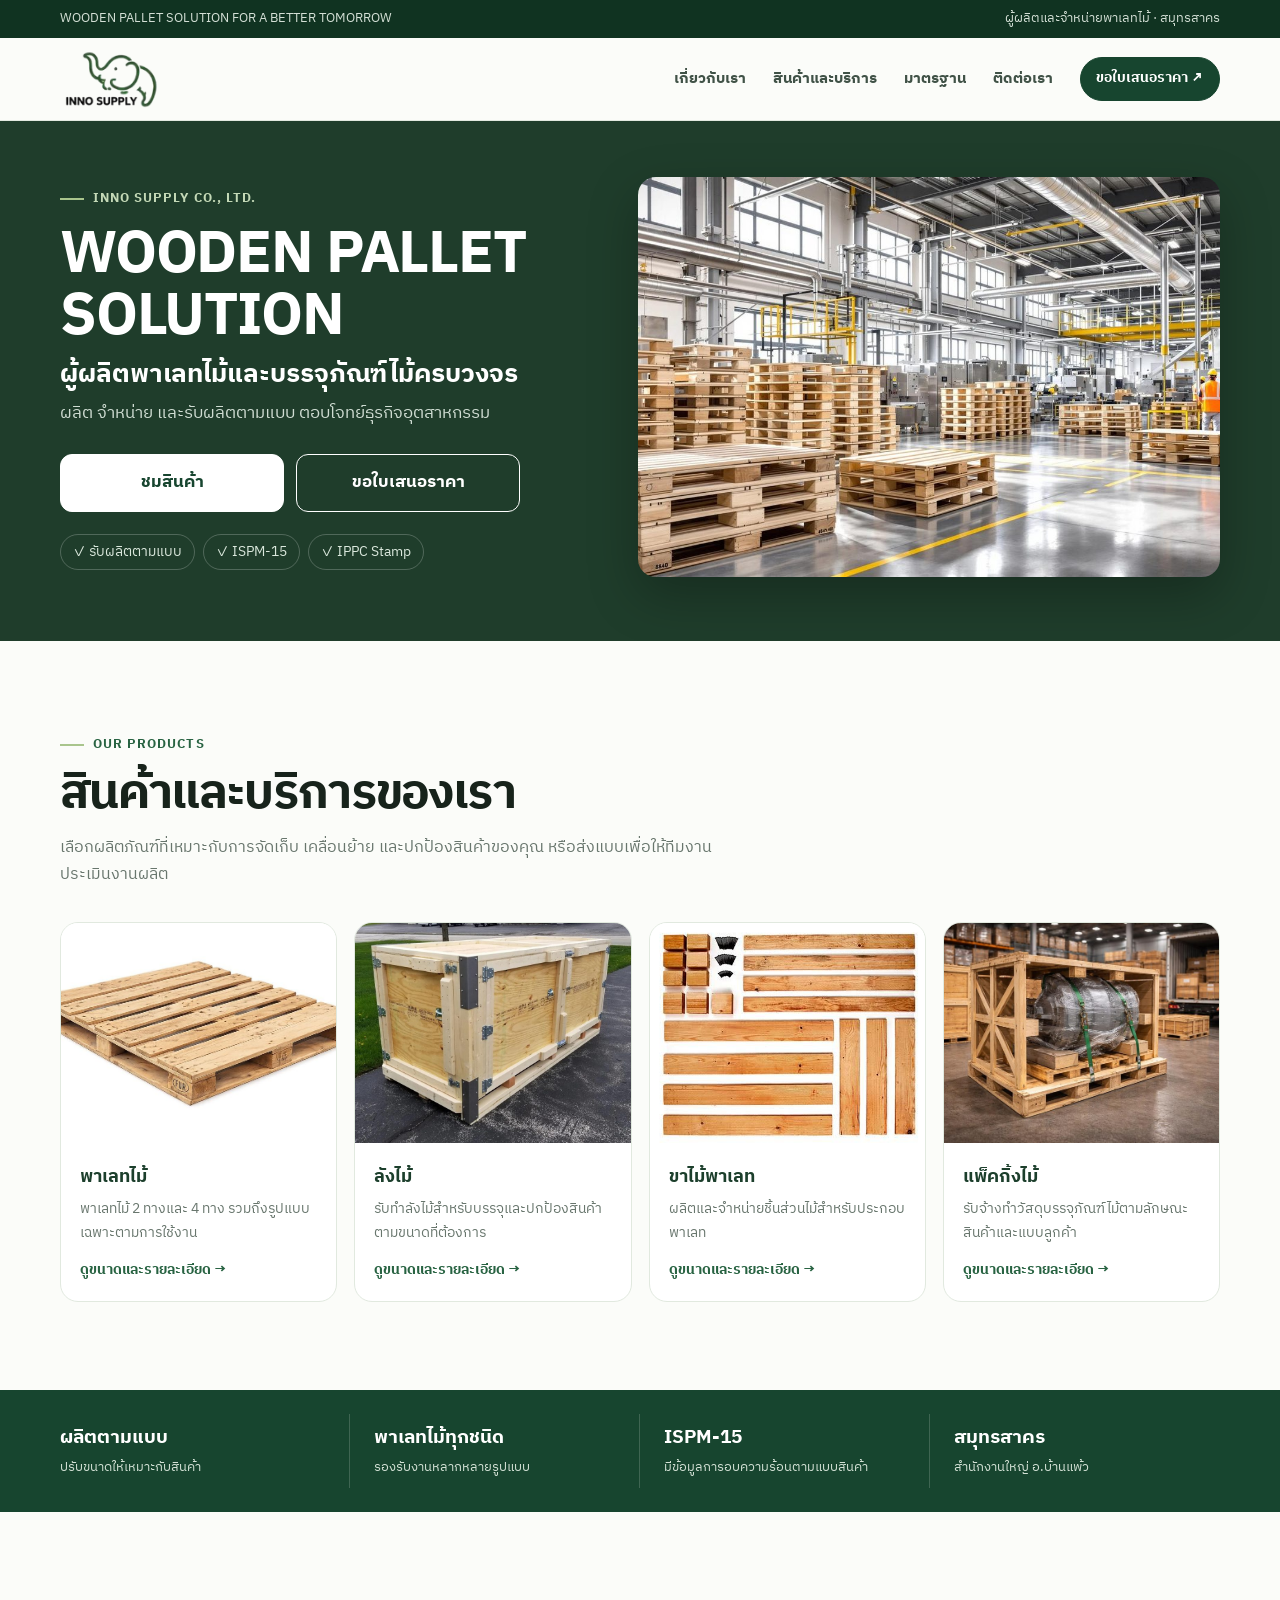
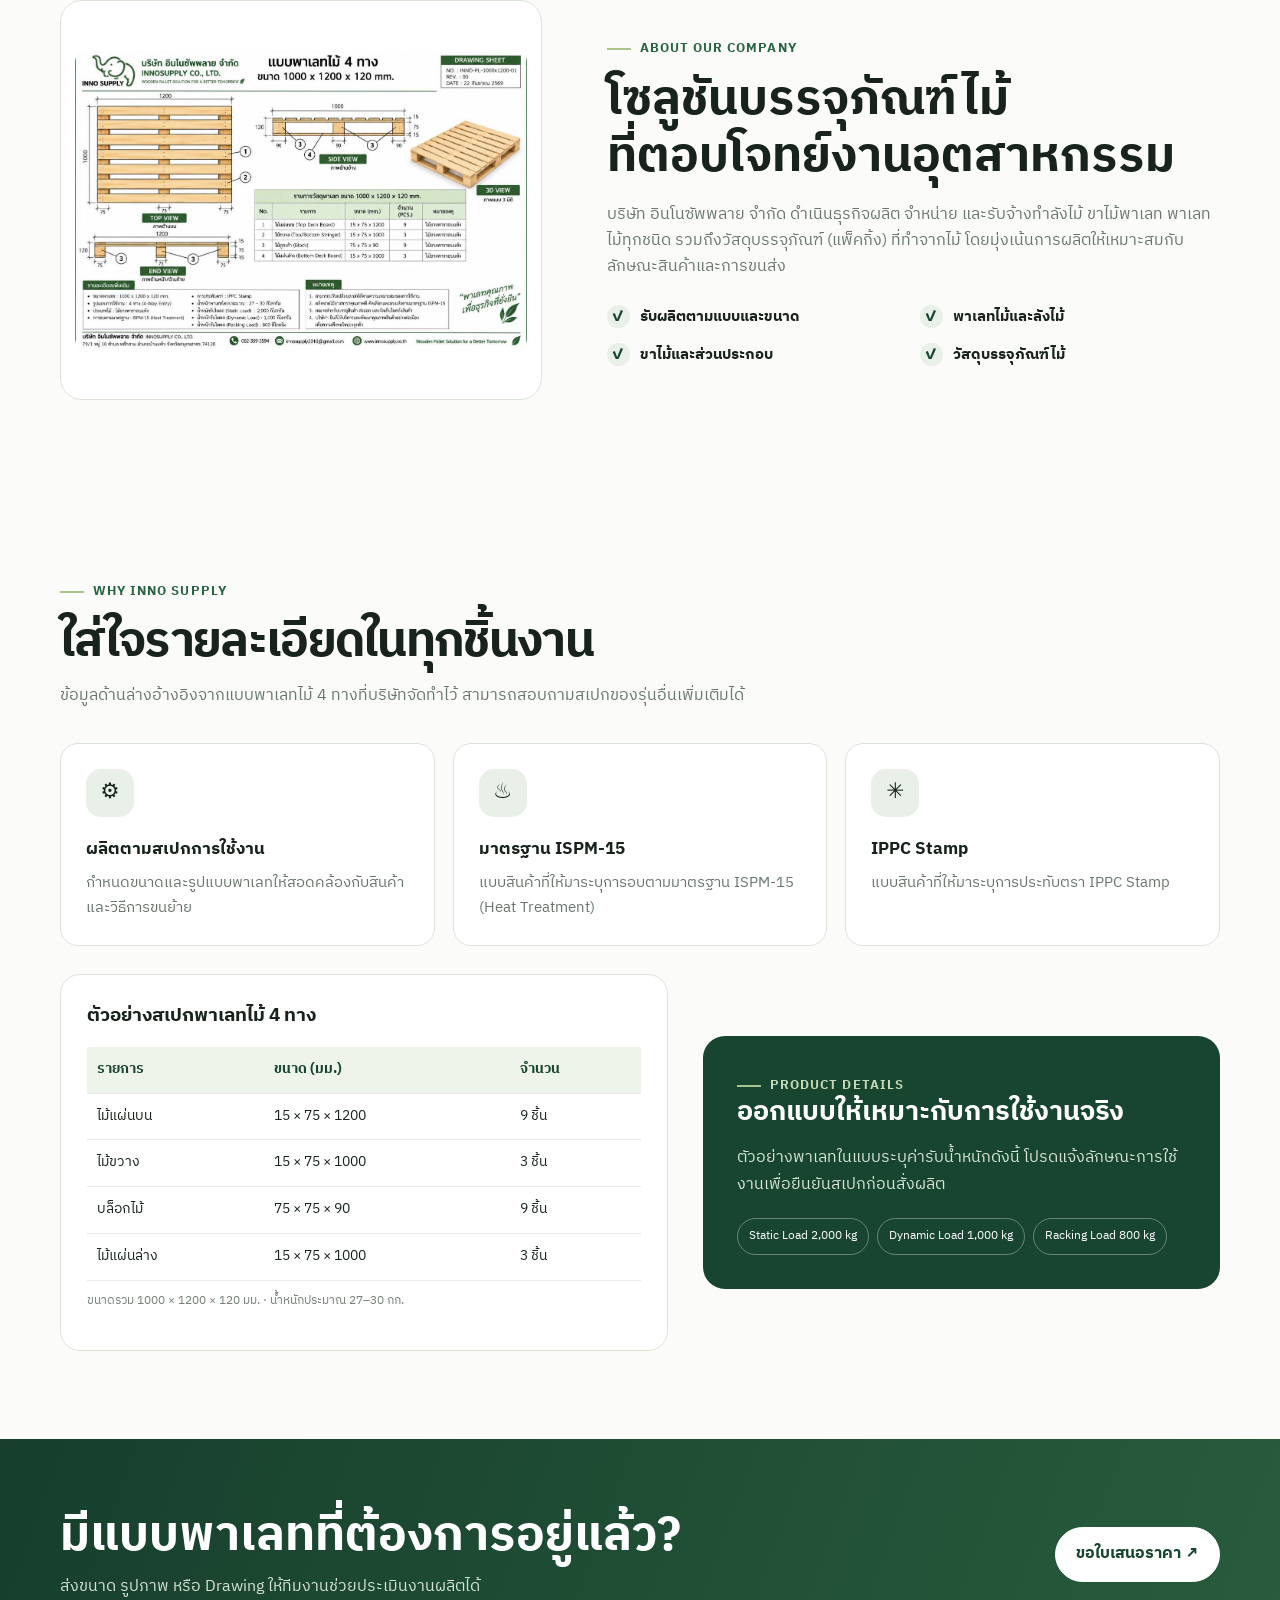
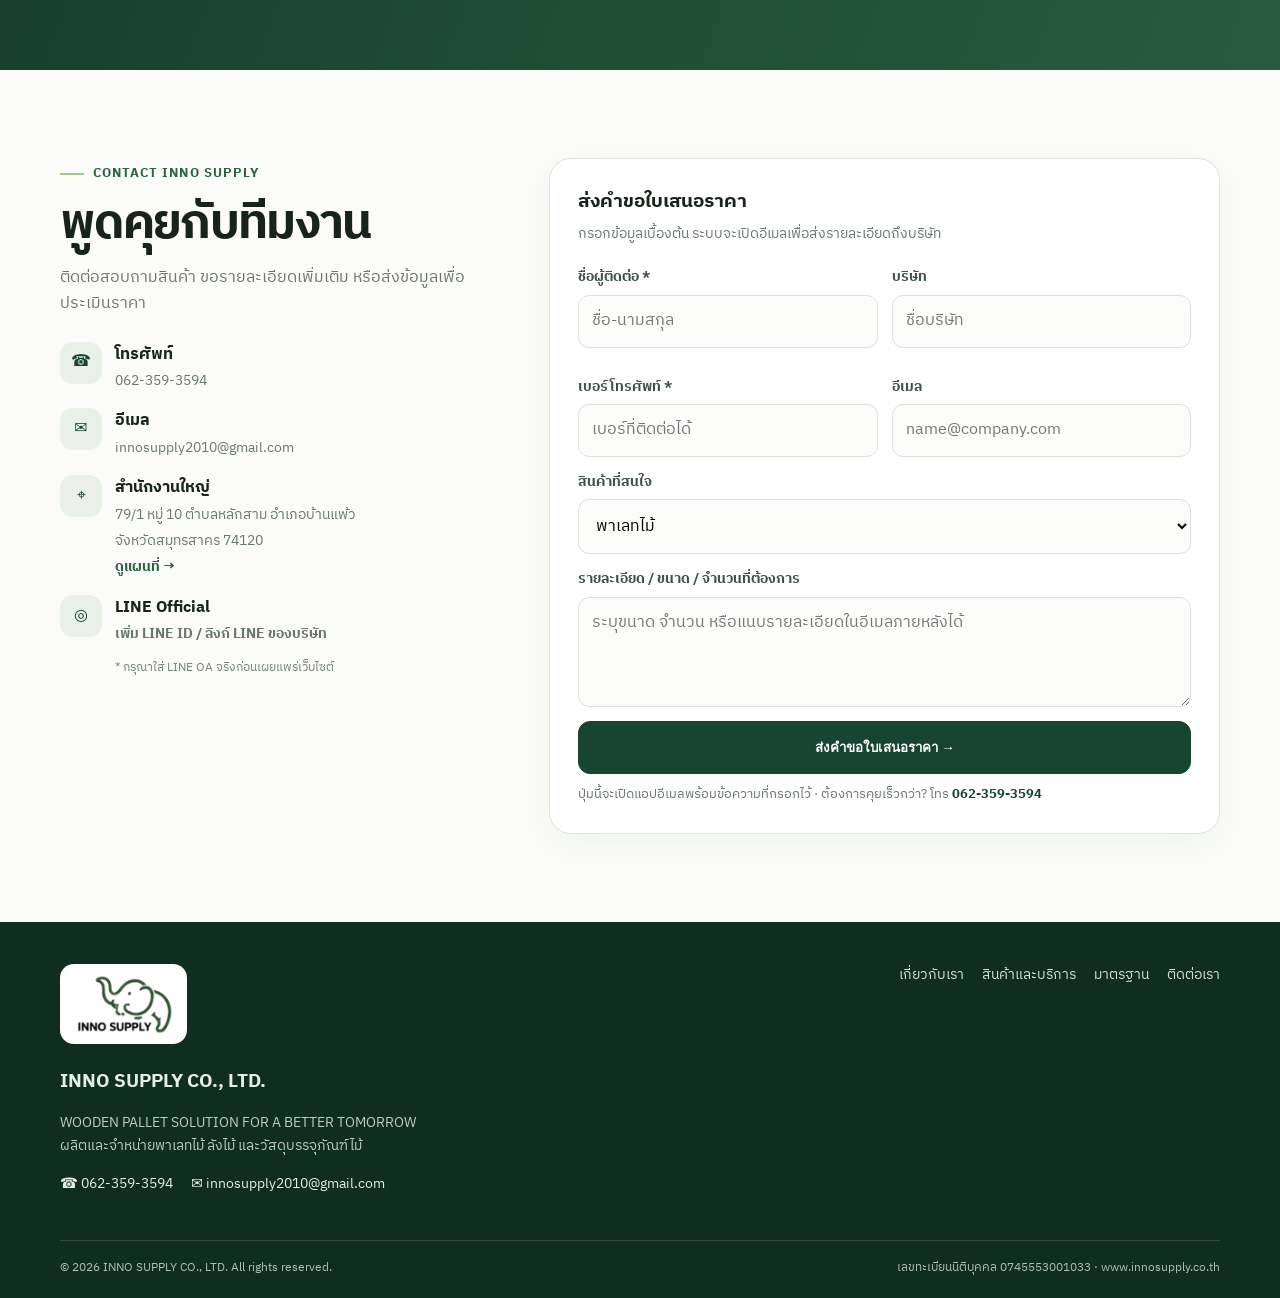
<file: index.html>
<!doctype html>
<html lang="th">
<head>
  <meta charset="utf-8">
  <meta name="viewport" content="width=device-width, initial-scale=1">
  <meta name="theme-color" content="#173f2c">
  <meta name="description" content="บริษัท อินโนซัพพลาย จำกัด ผลิตและจำหน่ายพาเลทไม้ ลังไม้ ขาไม้พาเลท และบรรจุภัณฑ์ไม้ รับผลิตตามแบบและขนาดที่ต้องการ">
  <link rel="icon" type="image/png" href="favicon.png">
  <link rel="apple-touch-icon" href="favicon.png">
  <link rel="preconnect" href="https://fonts.googleapis.com"><link rel="preconnect" href="https://fonts.gstatic.com" crossorigin>
  <link href="https://fonts.googleapis.com/css2?family=IBM+Plex+Sans+Thai:wght@400;500;600;700&display=swap" rel="stylesheet">
  <title>INNO SUPPLY | Wooden Pallet Solution</title>
  <link rel="stylesheet" href="style.css">
</head>
<body>
  <div class="topbar"><div class="wrap"><span>WOODEN PALLET SOLUTION FOR A BETTER TOMORROW</span><span>ผู้ผลิตและจำหน่ายพาเลทไม้ · สมุทรสาคร</span></div></div>
  <header class="navbar"><div class="wrap navinner">
    <a class="brand" href="#home" aria-label="INNO SUPPLY หน้าแรก"><img class="brand-logo" src="logo.png" alt="INNO SUPPLY"></a>
    <button class="nav-toggle" id="navToggle" aria-label="เปิดเมนู" aria-expanded="false">☰</button>
    <nav class="navlinks" id="navLinks"><a href="#about">เกี่ยวกับเรา</a><a href="#products">สินค้าและบริการ</a><a href="#standard">มาตรฐาน</a><a href="#contact">ติดต่อเรา</a><a class="btn small" href="#contact">ขอใบเสนอราคา ↗</a></nav>
  </div></header>
  <main>
    <section class="hero" id="home"><div class="wrap hero-grid">
      <div class="hero-text"><span class="eyebrow hero-eyebrow">INNO SUPPLY CO., LTD.</span><h1>WOODEN PALLET SOLUTION</h1><p class="hero-sub">ผู้ผลิตพาเลทไม้และบรรจุภัณฑ์ไม้<span style="white-space:nowrap">ครบวงจร</span></p><p class="hero-copy">ผลิต จำหน่าย และรับผลิตตามแบบ ตอบโจทย์ธุรกิจอุตสาหกรรม</p><div class="hero-actions"><a class="btn light" href="#products">ชมสินค้า</a><a class="btn ghost" href="#contact">ขอใบเสนอราคา</a></div><div class="hero-chips"><span>✓ รับผลิตตามแบบ</span><span>✓ ISPM-15</span><span>✓ IPPC Stamp</span></div></div>
      <div class="hero-photo"><img src="img-factory.jpg" alt="พาเลทไม้ในโรงงานผลิต"></div>
    </div></section>
    <section class="section products" id="products"><div class="wrap"><div class="section-head"><span class="eyebrow">OUR PRODUCTS</span><h2>สินค้าและบริการของเรา</h2><p>เลือกผลิตภัณฑ์ที่เหมาะกับการจัดเก็บ เคลื่อนย้าย และปกป้องสินค้าของคุณ หรือส่งแบบเพื่อให้ทีมงานประเมินงานผลิต</p></div><div class="product-grid">
      <article class="product-card"><div class="product-art"><img src="img-pallet.jpg" alt="พาเลทไม้" loading="lazy"></div><div class="product-body"><h3>พาเลทไม้</h3><p>พาเลทไม้ 2 ทางและ 4 ทาง รวมถึงรูปแบบเฉพาะตามการใช้งาน</p><a class="text-link" href="/pallet">ดูขนาดและรายละเอียด →</a></div></article>
      <article class="product-card"><div class="product-art"><img src="img-crate.jpg" alt="ลังไม้บรรจุสินค้า" loading="lazy"></div><div class="product-body"><h3>ลังไม้</h3><p>รับทำลังไม้สำหรับบรรจุและปกป้องสินค้าตามขนาดที่ต้องการ</p><a class="text-link" href="/crate">ดูขนาดและรายละเอียด →</a></div></article>
      <article class="product-card"><div class="product-art"><img src="img-parts.jpg" alt="ขาไม้พาเลทและบล็อกไม้" loading="lazy"></div><div class="product-body"><h3>ขาไม้พาเลท</h3><p>ผลิตและจำหน่ายชิ้นส่วนไม้สำหรับประกอบพาเลท</p><a class="text-link" href="/parts">ดูขนาดและรายละเอียด →</a></div></article>
      <article class="product-card"><div class="product-art"><img src="img-packing.jpg" alt="แพ็คกิ้งไม้ตามสั่งสำหรับเครื่องจักร" loading="lazy"></div><div class="product-body"><h3>แพ็คกิ้งไม้</h3><p>รับจ้างทำวัสดุบรรจุภัณฑ์ไม้ตามลักษณะสินค้าและแบบลูกค้า</p><a class="text-link" href="/packing">ดูขนาดและรายละเอียด →</a></div></article>
    </div></div></section>
    <section class="proof"><div class="wrap proof-grid"><div class="proof-item"><strong>ผลิตตามแบบ</strong><span>ปรับขนาดให้เหมาะกับสินค้า</span></div><div class="proof-item"><strong>พาเลทไม้ทุกชนิด</strong><span>รองรับงานหลากหลายรูปแบบ</span></div><div class="proof-item"><strong>ISPM-15</strong><span>มีข้อมูลการอบความร้อนตามแบบสินค้า</span></div><div class="proof-item"><strong>สมุทรสาคร</strong><span>สำนักงานใหญ่ อ.บ้านแพ้ว</span></div></div></section>
    <section class="section" id="about"><div class="wrap about-grid"><div class="about-visual"><img class="about-drawing" src="pallet-drawing.jpg" alt="แบบ Drawing Sheet พาเลทไม้ 4 ทาง ขนาด 1000 x 1200 x 120 มม." loading="lazy"><div class="about-note"><b>INNO SUPPLY</b><br>Wooden Pallet Solution</div></div><div class="about-copy"><span class="eyebrow">ABOUT OUR COMPANY</span><h2>โซลูชันบรรจุภัณฑ์ไม้<br><span class="nw">ที่ตอบโจทย์</span><span class="nw">งานอุตสาหกรรม</span></h2><p>บริษัท อินโนซัพพลาย จำกัด ดำเนินธุรกิจผลิต จำหน่าย และรับจ้างทำลังไม้ ขาไม้พาเลท พาเลทไม้ทุกชนิด รวมถึงวัสดุบรรจุภัณฑ์ (แพ็คกิ้ง) ที่ทำจากไม้ โดยมุ่งเน้นการผลิตให้เหมาะสมกับลักษณะสินค้าและการขนส่ง</p><div class="checklist"><div class="check"><i>✓</i><span>รับผลิตตามแบบและขนาด</span></div><div class="check"><i>✓</i><span>พาเลทไม้และลังไม้</span></div><div class="check"><i>✓</i><span>ขาไม้และส่วนประกอบ</span></div><div class="check"><i>✓</i><span>วัสดุบรรจุภัณฑ์ไม้</span></div></div></div></div></section>
    
    <section class="section" id="standard"><div class="wrap"><div class="section-head"><span class="eyebrow">WHY INNO SUPPLY</span><h2>ใส่ใจรายละเอียด<span class="nw">ในทุกชิ้นงาน</span></h2><p>ข้อมูลด้านล่างอ้างอิงจากแบบพาเลทไม้ 4 ทางที่บริษัทจัดทำไว้ สามารถสอบถามสเปกของรุ่นอื่นเพิ่มเติมได้</p></div><div class="feature-grid"><div class="feature"><div class="feature-icon">⚙</div><h3>ผลิตตามสเปกการใช้งาน</h3><p>กำหนดขนาดและรูปแบบพาเลทให้สอดคล้องกับสินค้าและวิธีการขนย้าย</p></div><div class="feature"><div class="feature-icon">♨</div><h3>มาตรฐาน ISPM-15</h3><p>แบบสินค้าที่ให้มาระบุการอบตามมาตรฐาน ISPM-15 (Heat Treatment)</p></div><div class="feature"><div class="feature-icon">✳</div><h3>IPPC Stamp</h3><p>แบบสินค้าที่ให้มาระบุการประทับตรา IPPC Stamp</p></div></div>
      <div class="spec-wrap" style="margin-top:28px"><div class="spec-panel"><h3>ตัวอย่างสเปกพาเลทไม้ 4 ทาง</h3><table class="spec-table"><thead><tr><th>รายการ</th><th>ขนาด (มม.)</th><th>จำนวน</th></tr></thead><tbody><tr><td>ไม้แผ่นบน</td><td>15 × 75 × 1200</td><td>9 ชิ้น</td></tr><tr><td>ไม้ขวาง</td><td>15 × 75 × 1000</td><td>3 ชิ้น</td></tr><tr><td>บล็อกไม้</td><td>75 × 75 × 90</td><td>9 ชิ้น</td></tr><tr><td>ไม้แผ่นล่าง</td><td>15 × 75 × 1000</td><td>3 ชิ้น</td></tr></tbody></table><p class="notice">ขนาดรวม 1000 × 1200 × 120 มม. · น้ำหนักประมาณ 27–30 กก.</p></div><aside class="spec-side"><span class="eyebrow" style="color:#c4d9b7">PRODUCT DETAILS</span><h3>ออกแบบให้เหมาะกับ<span class="nw">การใช้งานจริง</span></h3><p>ตัวอย่างพาเลทในแบบระบุค่ารับน้ำหนักดังนี้ โปรดแจ้งลักษณะการใช้งานเพื่อยืนยันสเปกก่อนสั่งผลิต</p><div class="spec-badges"><span>Static Load 2,000 kg</span><span>Dynamic Load 1,000 kg</span><span>Racking Load 800 kg</span></div></aside></div>
    </div></section>
    <section class="cta"><div class="wrap cta-inner"><div><h2><span class="nw">มีแบบพาเลท</span><span class="nw">ที่ต้องการอยู่แล้ว?</span></h2><p>ส่งขนาด รูปภาพ หรือ Drawing ให้ทีมงานช่วยประเมินงานผลิตได้</p></div><a class="btn light" href="#contact">ขอใบเสนอราคา ↗</a></div></section>
    <section class="section" id="contact"><div class="wrap contact-grid"><div><span class="eyebrow">CONTACT INNO SUPPLY</span><div class="section-head" style="margin-bottom:15px"><h2>พูดคุยกับทีมงาน</h2><p>ติดต่อสอบถามสินค้า ขอรายละเอียดเพิ่มเติม หรือส่งข้อมูลเพื่อประเมินราคา</p></div><div class="contact-info"><div class="contact-item"><div class="ci">☎</div><div><strong>โทรศัพท์</strong><span><a href="tel:0623593594">062-359-3594</a></span></div></div><div class="contact-item"><div class="ci">✉</div><div><strong>อีเมล</strong><span><a href="mailto:innosupply2010@gmail.com">innosupply2010@gmail.com</a></span></div></div><div class="contact-item"><div class="ci">⌖</div><div><strong>สำนักงานใหญ่</strong><span>79/1 หมู่ 10 ตำบลหลักสาม อำเภอบ้านแพ้ว<br>จังหวัดสมุทรสาคร 74120</span><br><a class="text-link" target="_blank" rel="noopener" href="https://www.google.com/maps/search/?api=1&query=79%2F1%20หมู่%2010%20ตำบลหลักสาม%20อำเภอบ้านแพ้ว%20สมุทรสาคร%2074120">ดูแผนที่ →</a></div></div><div class="contact-item"><div class="ci">◎</div><div><strong>LINE Official</strong><span class="line-placeholder">เพิ่ม LINE ID / ลิงก์ LINE ของบริษัท</span><div class="notice">* กรุณาใส่ LINE OA จริงก่อนเผยแพร่เว็บไซต์</div></div></div></div></div>
      <form class="contact-form" id="quoteForm"><h3 style="margin:0 0 5px">ส่งคำขอใบเสนอราคา</h3><p style="color:var(--muted);font-size:.88rem;margin:0 0 20px">กรอกข้อมูลเบื้องต้น ระบบจะเปิดอีเมลเพื่อส่งรายละเอียดถึงบริษัท</p><div class="field-grid"><div class="field"><label for="name">ชื่อผู้ติดต่อ *</label><input id="name" name="name" required placeholder="ชื่อ-นามสกุล"></div><div class="field"><label for="company">บริษัท</label><input id="company" name="company" placeholder="ชื่อบริษัท"></div><div class="field"><label for="phone">เบอร์โทรศัพท์ *</label><input id="phone" name="phone" required placeholder="เบอร์ที่ติดต่อได้"></div><div class="field"><label for="email">อีเมล</label><input id="email" name="email" type="email" placeholder="name@company.com"></div></div><div class="field"><label for="product">สินค้าที่สนใจ</label><select id="product" name="product"><option>พาเลทไม้</option><option>ลังไม้บรรจุสินค้า</option><option>ขาไม้พาเลท / บล็อกไม้</option><option>แพ็คกิ้งไม้ตามสั่ง</option><option>อื่น ๆ</option></select></div><div class="field"><label for="detail">รายละเอียด / ขนาด / จำนวนที่ต้องการ</label><textarea id="detail" name="detail" placeholder="ระบุขนาด จำนวน หรือแนบรายละเอียดในอีเมลภายหลังได้"></textarea></div><button class="btn submit" type="submit">ส่งคำขอใบเสนอราคา →</button><p class="form-note">ปุ่มนี้จะเปิดแอปอีเมลพร้อมข้อความที่กรอกไว้ · ต้องการคุยเร็วกว่า? โทร <a href="tel:0623593594"><b>062-359-3594</b></a></p></form>
    </div></section>
  </main>
  <nav class="mbar" aria-label="ติดต่อด่วน"><a href="tel:0623593594">☎ โทรหาเรา</a><a class="primary" href="#contact">ขอใบเสนอราคา</a></nav>
  <footer class="footer"><div class="wrap"><div class="footer-top"><div><div class="footer-logo"><img src="logo.png" alt="INNO SUPPLY"></div><div class="footer-brand">INNO SUPPLY CO., LTD.</div><p>WOODEN PALLET SOLUTION FOR A BETTER TOMORROW<br>ผลิตและจำหน่ายพาเลทไม้ ลังไม้ และวัสดุบรรจุภัณฑ์ไม้</p><p class="footer-contact"><a href="tel:0623593594">☎ 062-359-3594</a><a href="mailto:innosupply2010@gmail.com">✉ innosupply2010@gmail.com</a></p></div><div class="footer-links"><a href="#about">เกี่ยวกับเรา</a><a href="#products">สินค้าและบริการ</a><a href="#standard">มาตรฐาน</a><a href="#contact">ติดต่อเรา</a></div></div><div class="footer-bottom"><span>© <span id="year"></span> INNO SUPPLY CO., LTD. All rights reserved.</span><span>เลขทะเบียนนิติบุคคล 0745553001033 · www.innosupply.co.th</span></div></div></footer>
  <script>
    const toggle=document.getElementById('navToggle');const links=document.getElementById('navLinks');toggle.addEventListener('click',()=>{const open=links.classList.toggle('open');toggle.setAttribute('aria-expanded',String(open));toggle.textContent=open?'✕':'☰'});links.querySelectorAll('a').forEach(a=>a.addEventListener('click',()=>{links.classList.remove('open');toggle.setAttribute('aria-expanded','false');toggle.textContent='☰'}));
    const qp=new URLSearchParams(location.search).get('product');if(qp){document.getElementById('product').value=qp}
    const mbar=document.querySelector('.mbar');const vis=new Map();const io=new IntersectionObserver(es=>{es.forEach(x=>vis.set(x.target,x.isIntersecting));mbar.classList.toggle('hide',[...vis.values()].some(Boolean))},{threshold:.15});io.observe(document.querySelector('.hero-actions'));io.observe(document.getElementById('quoteForm'));
    document.getElementById('year').textContent=new Date().getFullYear();
    document.getElementById('quoteForm').addEventListener('submit',e=>{e.preventDefault();const f=new FormData(e.currentTarget);const subject=encodeURIComponent('ขอใบเสนอราคา - '+f.get('product'));const body=encodeURIComponent('ชื่อผู้ติดต่อ: '+f.get('name')+'\nบริษัท: '+(f.get('company')||'-')+'\nโทรศัพท์: '+f.get('phone')+'\nอีเมล: '+(f.get('email')||'-')+'\nสินค้าที่สนใจ: '+f.get('product')+'\nรายละเอียด: '+(f.get('detail')||'-'));window.location.href='mailto:innosupply2010@gmail.com?subject='+subject+'&body='+body;});
  </script>
</body>
</html>
</file>
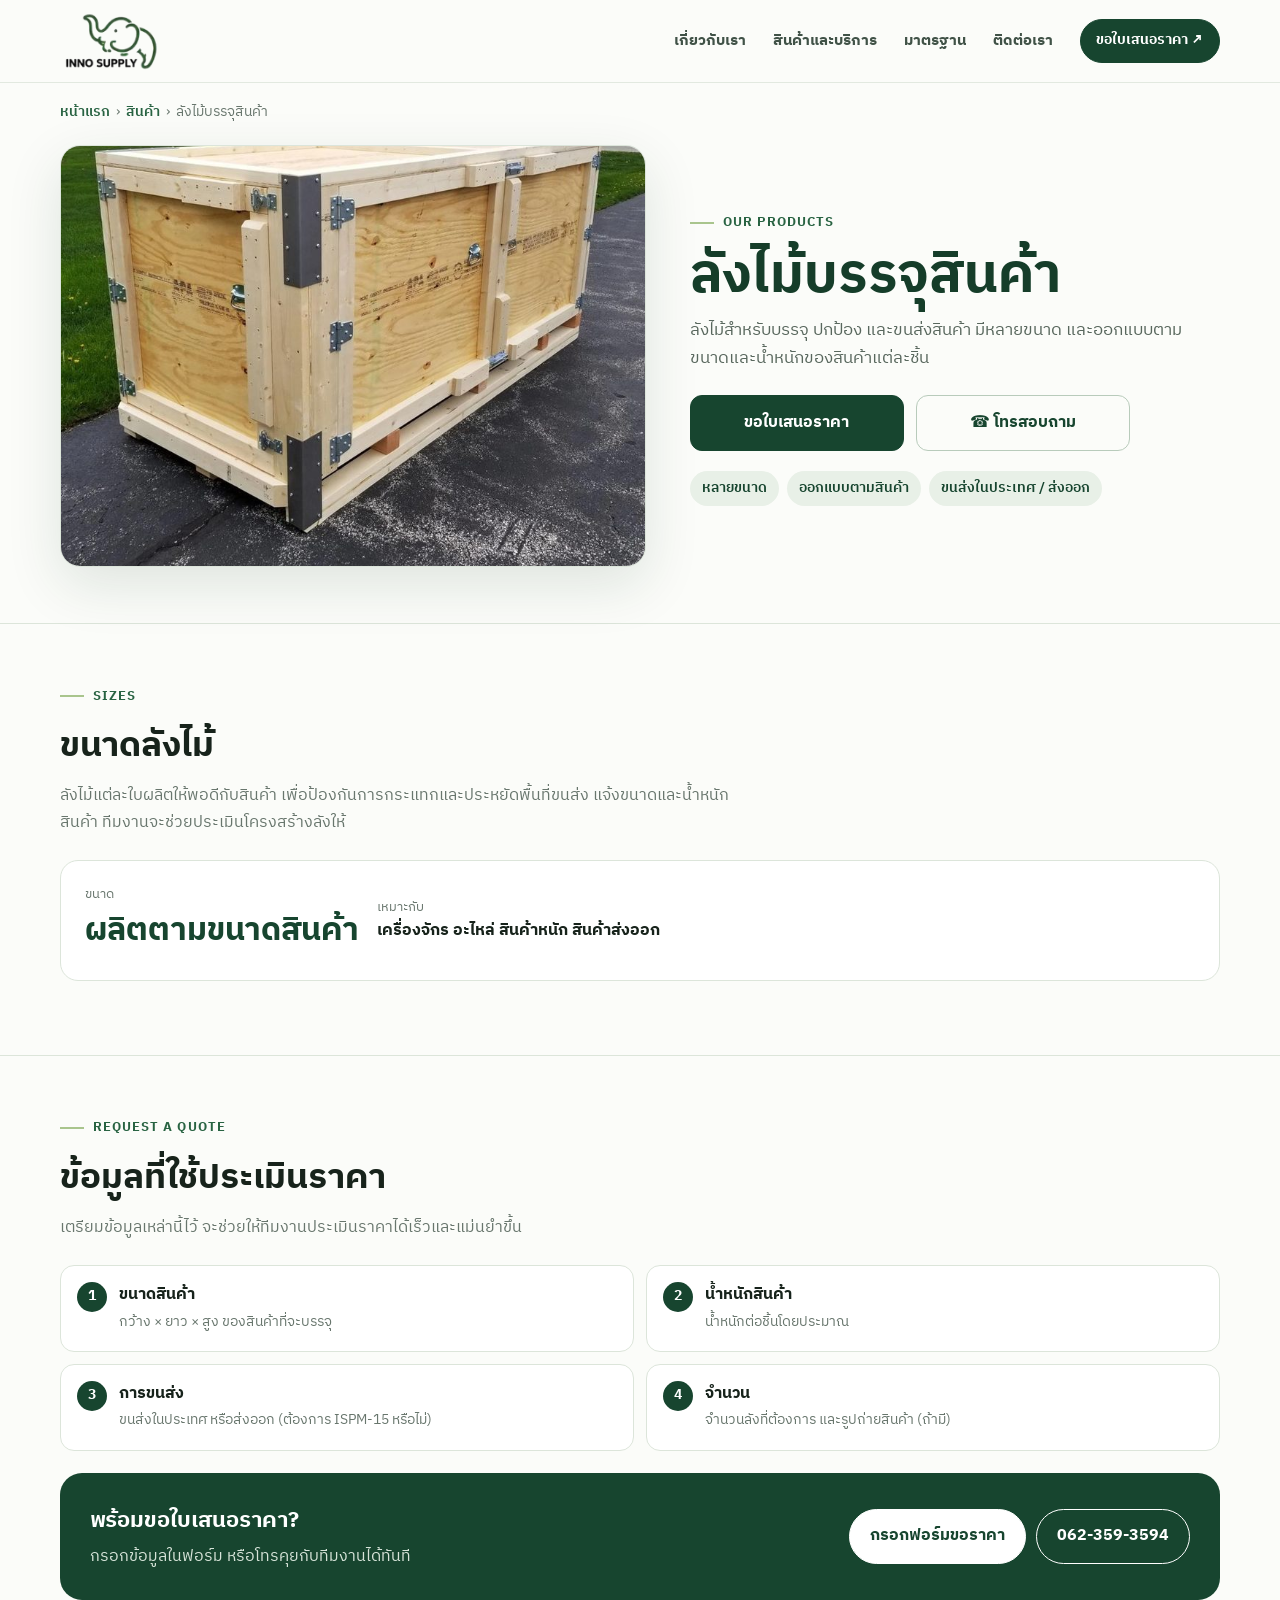
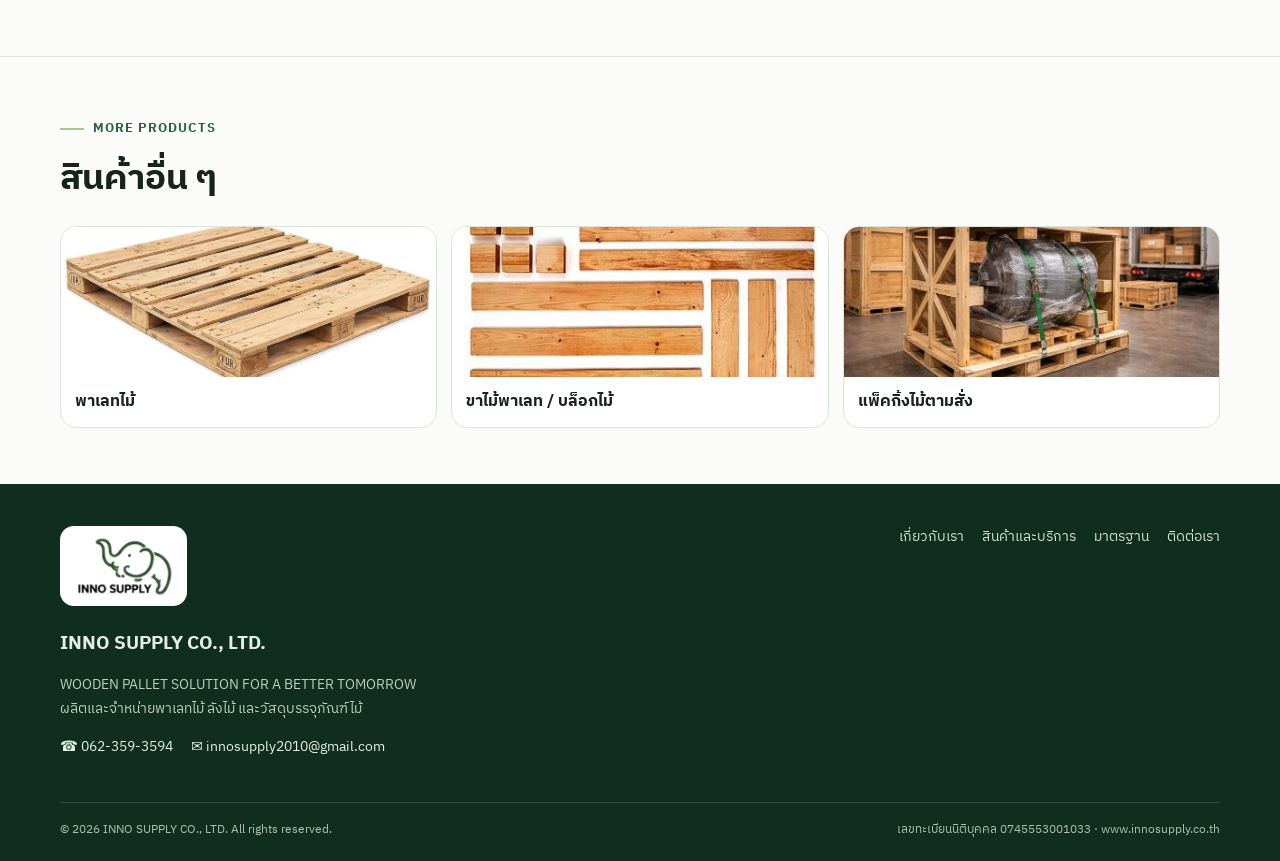
<file: crate.html>
<!doctype html>
<html lang="th">
<head>
  <meta charset="utf-8">
  <meta name="viewport" content="width=device-width, initial-scale=1">
  <meta name="theme-color" content="#173f2c">
  <meta name="description" content="ลังไม้สำหรับบรรจุ ปกป้อง และขนส่งสินค้า มีหลายขนาด และออกแบบตามขนาดและน้ำหนักของสินค้าแต่ละชิ้น">
  <link rel="icon" type="image/png" href="favicon.png">
  <link rel="apple-touch-icon" href="favicon.png">
  <link rel="preconnect" href="https://fonts.googleapis.com"><link rel="preconnect" href="https://fonts.gstatic.com" crossorigin>
  <link href="https://fonts.googleapis.com/css2?family=IBM+Plex+Sans+Thai:wght@400;500;600;700&display=swap" rel="stylesheet">
  <title>ลังไม้บรรจุสินค้า | INNO SUPPLY</title>
  <link rel="stylesheet" href="style.css">
</head>
<body>
  <header class="navbar"><div class="wrap navinner">
    <a class="brand" href="/" aria-label="INNO SUPPLY หน้าแรก"><img class="brand-logo" src="logo.png" alt="INNO SUPPLY"></a>
    <button class="nav-toggle" id="navToggle" aria-label="เปิดเมนู" aria-expanded="false">☰</button>
    <nav class="navlinks" id="navLinks"><a href="/#about">เกี่ยวกับเรา</a><a href="/#products">สินค้าและบริการ</a><a href="/#standard">มาตรฐาน</a><a href="/#contact">ติดต่อเรา</a><a class="btn small" href="/#contact">ขอใบเสนอราคา ↗</a></nav>
  </div></header>
  <main>
    <div class="wrap crumbs"><a href="/">หน้าแรก</a><span>›</span><a href="/#products">สินค้า</a><span>›</span>ลังไม้บรรจุสินค้า</div>
    <section class="p-hero"><div class="wrap p-hero-grid">
      <div class="p-hero-img"><img src="img-crate.jpg" alt="ลังไม้บรรจุสินค้า"></div>
      <div><span class="eyebrow">OUR PRODUCTS</span><h1>ลังไม้บรรจุสินค้า</h1><p class="lead">ลังไม้สำหรับบรรจุ ปกป้อง และขนส่งสินค้า มีหลายขนาด และออกแบบตามขนาดและน้ำหนักของสินค้าแต่ละชิ้น</p>
        <div class="p-actions"><a class="btn" href="/?product=%E0%B8%A5%E0%B8%B1%E0%B8%87%E0%B9%84%E0%B8%A1%E0%B9%89%E0%B8%9A%E0%B8%A3%E0%B8%A3%E0%B8%88%E0%B8%B8%E0%B8%AA%E0%B8%B4%E0%B8%99%E0%B8%84%E0%B9%89%E0%B8%B2#contact">ขอใบเสนอราคา</a><a class="btn outline" href="tel:0623593594">☎ โทรสอบถาม</a></div>
        <div class="p-facts"><span>หลายขนาด</span><span>ออกแบบตามสินค้า</span><span>ขนส่งในประเทศ / ส่งออก</span></div></div>
    </div></section>
    <section class="p-section"><div class="wrap">
      <span class="eyebrow">SIZES</span><h2>ขนาดลังไม้</h2><p class="sub">ลังไม้แต่ละใบผลิตให้พอดีกับสินค้า เพื่อป้องกันการกระแทกและประหยัดพื้นที่ขนส่ง แจ้งขนาดและน้ำหนักสินค้า ทีมงานจะช่วยประเมินโครงสร้างลังให้</p>
      <div class="size-range"><div><small>ขนาด</small><div class="big">ผลิตตามขนาดสินค้า</div></div><div><small>เหมาะกับ</small><b>เครื่องจักร อะไหล่ สินค้าหนัก สินค้าส่งออก</b></div></div>
    </div></section>
    <section class="p-section"><div class="wrap">
      <span class="eyebrow">REQUEST A QUOTE</span><h2>ข้อมูลที่ใช้ประเมินราคา</h2><p class="sub">เตรียมข้อมูลเหล่านี้ไว้ จะช่วยให้ทีมงานประเมินราคาได้เร็วและแม่นยำขึ้น</p>
      <div class="ask-list"><div class="ask"><i>1</i><div><b>ขนาดสินค้า</b><span>กว้าง × ยาว × สูง ของสินค้าที่จะบรรจุ</span></div></div><div class="ask"><i>2</i><div><b>น้ำหนักสินค้า</b><span>น้ำหนักต่อชิ้นโดยประมาณ</span></div></div><div class="ask"><i>3</i><div><b>การขนส่ง</b><span>ขนส่งในประเทศ หรือส่งออก (ต้องการ ISPM-15 หรือไม่)</span></div></div><div class="ask"><i>4</i><div><b>จำนวน</b><span>จำนวนลังที่ต้องการ และรูปถ่ายสินค้า (ถ้ามี)</span></div></div></div>
      <div class="p-cta" style="margin-top:22px"><div><h3>พร้อมขอใบเสนอราคา?</h3><p>กรอกข้อมูลในฟอร์ม หรือโทรคุยกับทีมงานได้ทันที</p></div><div class="btns"><a class="btn light" href="/?product=%E0%B8%A5%E0%B8%B1%E0%B8%87%E0%B9%84%E0%B8%A1%E0%B9%89%E0%B8%9A%E0%B8%A3%E0%B8%A3%E0%B8%88%E0%B8%B8%E0%B8%AA%E0%B8%B4%E0%B8%99%E0%B8%84%E0%B9%89%E0%B8%B2#contact">กรอกฟอร์มขอราคา</a><a class="btn ghost" href="tel:0623593594">062-359-3594</a></div></div>
    </div></section>
    <section class="p-section"><div class="wrap"><span class="eyebrow">MORE PRODUCTS</span><h2>สินค้าอื่น ๆ</h2><div class="other-grid" style="margin-top:18px"><a class="other" href="/pallet"><img src="img-pallet.jpg" alt="พาเลทไม้" loading="lazy"><b>พาเลทไม้</b></a><a class="other" href="/parts"><img src="img-parts.jpg" alt="ขาไม้พาเลทและบล็อกไม้" loading="lazy"><b>ขาไม้พาเลท / บล็อกไม้</b></a><a class="other" href="/packing"><img src="img-packing.jpg" alt="แพ็คกิ้งไม้ตามสั่งสำหรับเครื่องจักร" loading="lazy"><b>แพ็คกิ้งไม้ตามสั่ง</b></a></div></div></section>
  </main>
  <nav class="mbar" aria-label="ติดต่อด่วน"><a href="tel:0623593594">☎ โทรหาเรา</a><a class="primary" href="/?product=%E0%B8%A5%E0%B8%B1%E0%B8%87%E0%B9%84%E0%B8%A1%E0%B9%89%E0%B8%9A%E0%B8%A3%E0%B8%A3%E0%B8%88%E0%B8%B8%E0%B8%AA%E0%B8%B4%E0%B8%99%E0%B8%84%E0%B9%89%E0%B8%B2#contact">ขอใบเสนอราคา</a></nav>
  <footer class="footer"><div class="wrap"><div class="footer-top"><div><div class="footer-logo"><img src="logo.png" alt="INNO SUPPLY"></div><div class="footer-brand">INNO SUPPLY CO., LTD.</div><p>WOODEN PALLET SOLUTION FOR A BETTER TOMORROW<br>ผลิตและจำหน่ายพาเลทไม้ ลังไม้ และวัสดุบรรจุภัณฑ์ไม้</p><p class="footer-contact"><a href="tel:0623593594">☎ 062-359-3594</a><a href="mailto:innosupply2010@gmail.com">✉ innosupply2010@gmail.com</a></p></div><div class="footer-links"><a href="/#about">เกี่ยวกับเรา</a><a href="/#products">สินค้าและบริการ</a><a href="/#standard">มาตรฐาน</a><a href="/#contact">ติดต่อเรา</a></div></div><div class="footer-bottom"><span>© <span id="year"></span> INNO SUPPLY CO., LTD. All rights reserved.</span><span>เลขทะเบียนนิติบุคคล 0745553001033 · www.innosupply.co.th</span></div></div></footer>
  <script>
    const toggle=document.getElementById('navToggle');const links=document.getElementById('navLinks');toggle.addEventListener('click',()=>{const open=links.classList.toggle('open');toggle.setAttribute('aria-expanded',String(open));toggle.textContent=open?'✕':'☰'});
    document.getElementById('year').textContent=new Date().getFullYear();
  </script>
</body>
</html>
</file>
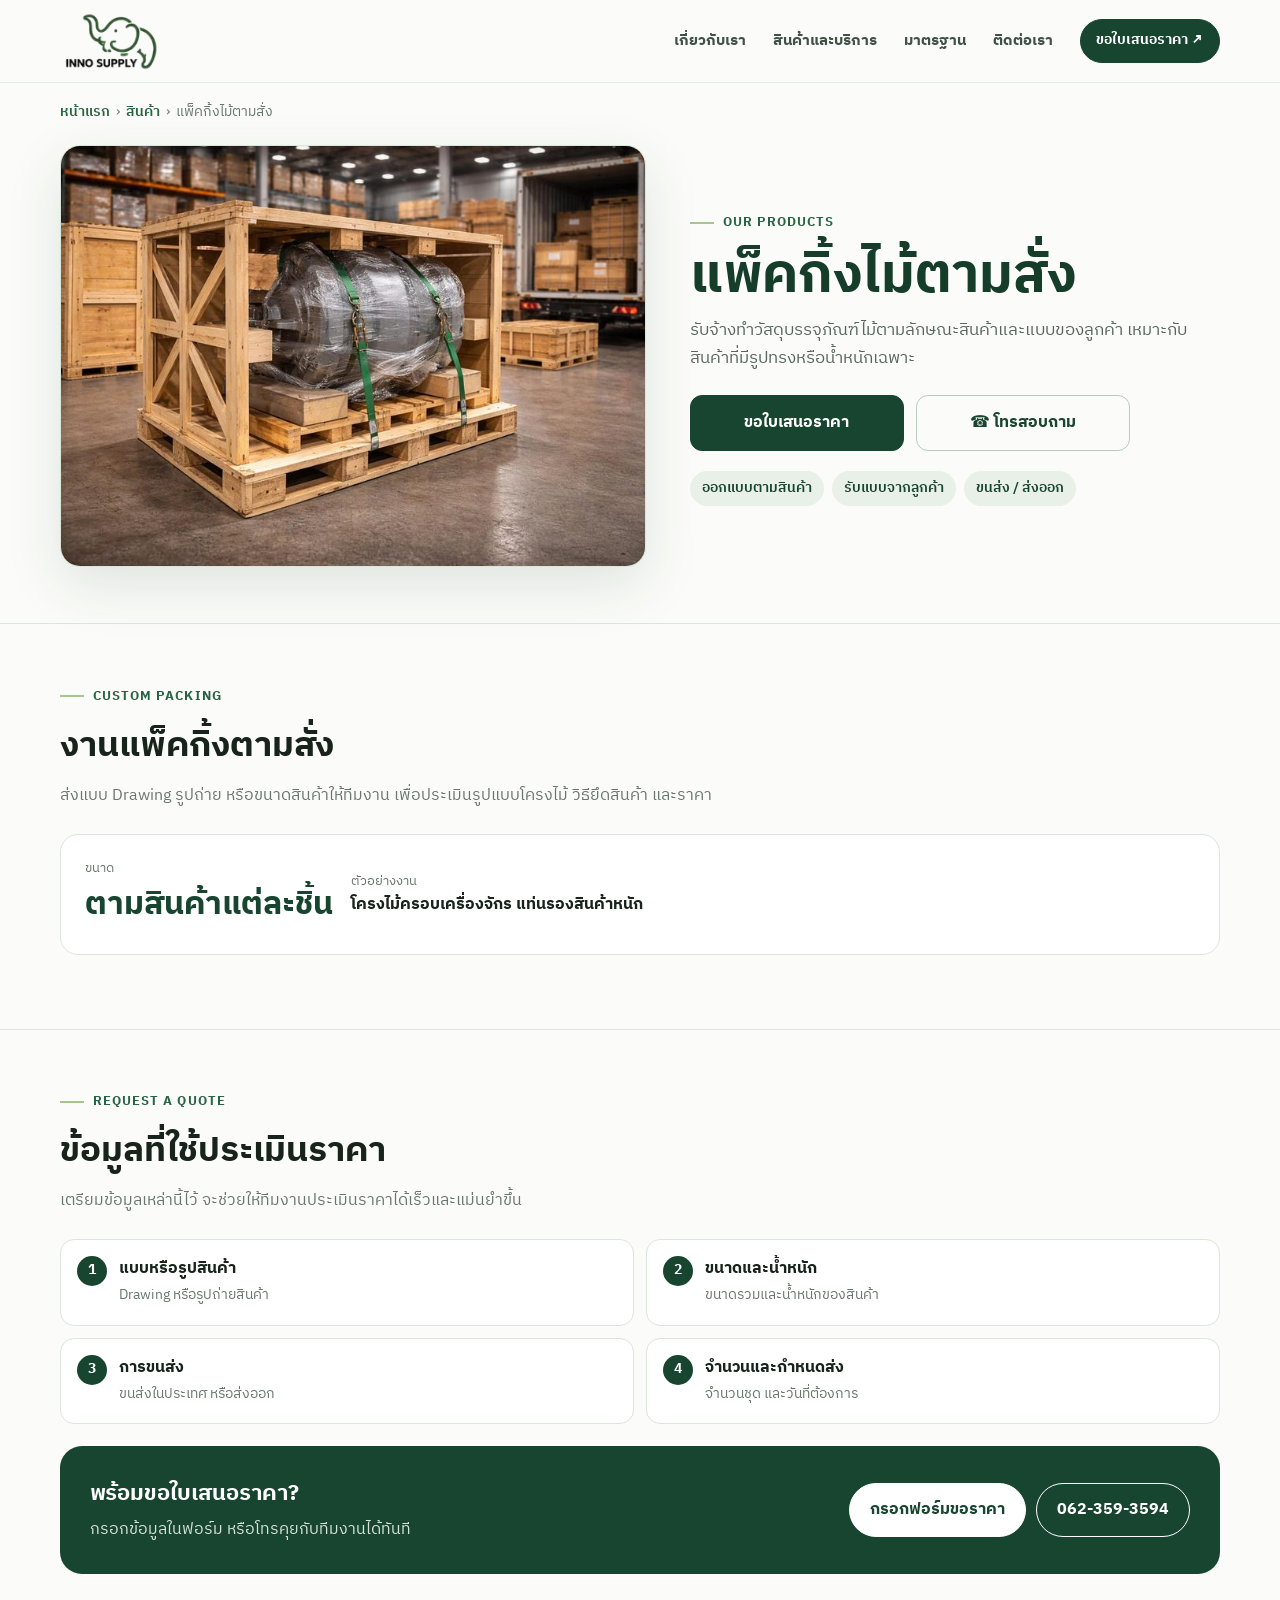
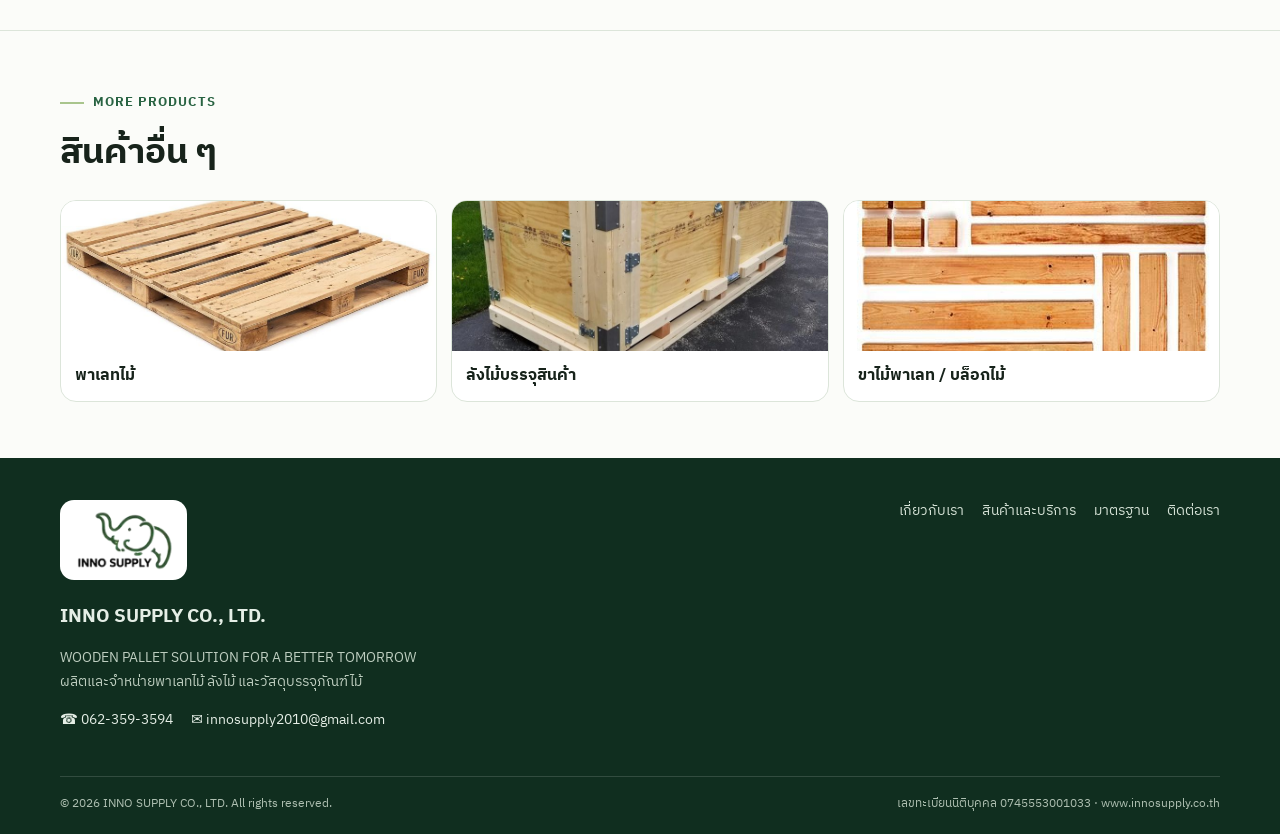
<file: packing.html>
<!doctype html>
<html lang="th">
<head>
  <meta charset="utf-8">
  <meta name="viewport" content="width=device-width, initial-scale=1">
  <meta name="theme-color" content="#173f2c">
  <meta name="description" content="รับจ้างทำวัสดุบรรจุภัณฑ์ไม้ตามลักษณะสินค้าและแบบของลูกค้า เหมาะกับสินค้าที่มีรูปทรงหรือน้ำหนักเฉพาะ">
  <link rel="icon" type="image/png" href="favicon.png">
  <link rel="apple-touch-icon" href="favicon.png">
  <link rel="preconnect" href="https://fonts.googleapis.com"><link rel="preconnect" href="https://fonts.gstatic.com" crossorigin>
  <link href="https://fonts.googleapis.com/css2?family=IBM+Plex+Sans+Thai:wght@400;500;600;700&display=swap" rel="stylesheet">
  <title>แพ็คกิ้งไม้ตามสั่ง | INNO SUPPLY</title>
  <link rel="stylesheet" href="style.css">
</head>
<body>
  <header class="navbar"><div class="wrap navinner">
    <a class="brand" href="/" aria-label="INNO SUPPLY หน้าแรก"><img class="brand-logo" src="logo.png" alt="INNO SUPPLY"></a>
    <button class="nav-toggle" id="navToggle" aria-label="เปิดเมนู" aria-expanded="false">☰</button>
    <nav class="navlinks" id="navLinks"><a href="/#about">เกี่ยวกับเรา</a><a href="/#products">สินค้าและบริการ</a><a href="/#standard">มาตรฐาน</a><a href="/#contact">ติดต่อเรา</a><a class="btn small" href="/#contact">ขอใบเสนอราคา ↗</a></nav>
  </div></header>
  <main>
    <div class="wrap crumbs"><a href="/">หน้าแรก</a><span>›</span><a href="/#products">สินค้า</a><span>›</span>แพ็คกิ้งไม้ตามสั่ง</div>
    <section class="p-hero"><div class="wrap p-hero-grid">
      <div class="p-hero-img"><img src="img-packing.jpg" alt="แพ็คกิ้งไม้ตามสั่งสำหรับเครื่องจักร"></div>
      <div><span class="eyebrow">OUR PRODUCTS</span><h1>แพ็คกิ้งไม้ตามสั่ง</h1><p class="lead">รับจ้างทำวัสดุบรรจุภัณฑ์ไม้ตามลักษณะสินค้าและแบบของลูกค้า เหมาะกับสินค้าที่มีรูปทรงหรือน้ำหนักเฉพาะ</p>
        <div class="p-actions"><a class="btn" href="/?product=%E0%B9%81%E0%B8%9E%E0%B9%87%E0%B8%84%E0%B8%81%E0%B8%B4%E0%B9%89%E0%B8%87%E0%B9%84%E0%B8%A1%E0%B9%89%E0%B8%95%E0%B8%B2%E0%B8%A1%E0%B8%AA%E0%B8%B1%E0%B9%88%E0%B8%87#contact">ขอใบเสนอราคา</a><a class="btn outline" href="tel:0623593594">☎ โทรสอบถาม</a></div>
        <div class="p-facts"><span>ออกแบบตามสินค้า</span><span>รับแบบจากลูกค้า</span><span>ขนส่ง / ส่งออก</span></div></div>
    </div></section>
    <section class="p-section"><div class="wrap">
      <span class="eyebrow">CUSTOM PACKING</span><h2>งานแพ็คกิ้งตามสั่ง</h2><p class="sub">ส่งแบบ Drawing รูปถ่าย หรือขนาดสินค้าให้ทีมงาน เพื่อประเมินรูปแบบโครงไม้ วิธียึดสินค้า และราคา</p>
      <div class="size-range"><div><small>ขนาด</small><div class="big">ตามสินค้าแต่ละชิ้น</div></div><div><small>ตัวอย่างงาน</small><b>โครงไม้ครอบเครื่องจักร แท่นรองสินค้าหนัก</b></div></div>
    </div></section>
    <section class="p-section"><div class="wrap">
      <span class="eyebrow">REQUEST A QUOTE</span><h2>ข้อมูลที่ใช้ประเมินราคา</h2><p class="sub">เตรียมข้อมูลเหล่านี้ไว้ จะช่วยให้ทีมงานประเมินราคาได้เร็วและแม่นยำขึ้น</p>
      <div class="ask-list"><div class="ask"><i>1</i><div><b>แบบหรือรูปสินค้า</b><span>Drawing หรือรูปถ่ายสินค้า</span></div></div><div class="ask"><i>2</i><div><b>ขนาดและน้ำหนัก</b><span>ขนาดรวมและน้ำหนักของสินค้า</span></div></div><div class="ask"><i>3</i><div><b>การขนส่ง</b><span>ขนส่งในประเทศ หรือส่งออก</span></div></div><div class="ask"><i>4</i><div><b>จำนวนและกำหนดส่ง</b><span>จำนวนชุด และวันที่ต้องการ</span></div></div></div>
      <div class="p-cta" style="margin-top:22px"><div><h3>พร้อมขอใบเสนอราคา?</h3><p>กรอกข้อมูลในฟอร์ม หรือโทรคุยกับทีมงานได้ทันที</p></div><div class="btns"><a class="btn light" href="/?product=%E0%B9%81%E0%B8%9E%E0%B9%87%E0%B8%84%E0%B8%81%E0%B8%B4%E0%B9%89%E0%B8%87%E0%B9%84%E0%B8%A1%E0%B9%89%E0%B8%95%E0%B8%B2%E0%B8%A1%E0%B8%AA%E0%B8%B1%E0%B9%88%E0%B8%87#contact">กรอกฟอร์มขอราคา</a><a class="btn ghost" href="tel:0623593594">062-359-3594</a></div></div>
    </div></section>
    <section class="p-section"><div class="wrap"><span class="eyebrow">MORE PRODUCTS</span><h2>สินค้าอื่น ๆ</h2><div class="other-grid" style="margin-top:18px"><a class="other" href="/pallet"><img src="img-pallet.jpg" alt="พาเลทไม้" loading="lazy"><b>พาเลทไม้</b></a><a class="other" href="/crate"><img src="img-crate.jpg" alt="ลังไม้บรรจุสินค้า" loading="lazy"><b>ลังไม้บรรจุสินค้า</b></a><a class="other" href="/parts"><img src="img-parts.jpg" alt="ขาไม้พาเลทและบล็อกไม้" loading="lazy"><b>ขาไม้พาเลท / บล็อกไม้</b></a></div></div></section>
  </main>
  <nav class="mbar" aria-label="ติดต่อด่วน"><a href="tel:0623593594">☎ โทรหาเรา</a><a class="primary" href="/?product=%E0%B9%81%E0%B8%9E%E0%B9%87%E0%B8%84%E0%B8%81%E0%B8%B4%E0%B9%89%E0%B8%87%E0%B9%84%E0%B8%A1%E0%B9%89%E0%B8%95%E0%B8%B2%E0%B8%A1%E0%B8%AA%E0%B8%B1%E0%B9%88%E0%B8%87#contact">ขอใบเสนอราคา</a></nav>
  <footer class="footer"><div class="wrap"><div class="footer-top"><div><div class="footer-logo"><img src="logo.png" alt="INNO SUPPLY"></div><div class="footer-brand">INNO SUPPLY CO., LTD.</div><p>WOODEN PALLET SOLUTION FOR A BETTER TOMORROW<br>ผลิตและจำหน่ายพาเลทไม้ ลังไม้ และวัสดุบรรจุภัณฑ์ไม้</p><p class="footer-contact"><a href="tel:0623593594">☎ 062-359-3594</a><a href="mailto:innosupply2010@gmail.com">✉ innosupply2010@gmail.com</a></p></div><div class="footer-links"><a href="/#about">เกี่ยวกับเรา</a><a href="/#products">สินค้าและบริการ</a><a href="/#standard">มาตรฐาน</a><a href="/#contact">ติดต่อเรา</a></div></div><div class="footer-bottom"><span>© <span id="year"></span> INNO SUPPLY CO., LTD. All rights reserved.</span><span>เลขทะเบียนนิติบุคคล 0745553001033 · www.innosupply.co.th</span></div></div></footer>
  <script>
    const toggle=document.getElementById('navToggle');const links=document.getElementById('navLinks');toggle.addEventListener('click',()=>{const open=links.classList.toggle('open');toggle.setAttribute('aria-expanded',String(open));toggle.textContent=open?'✕':'☰'});
    document.getElementById('year').textContent=new Date().getFullYear();
  </script>
</body>
</html>
</file>
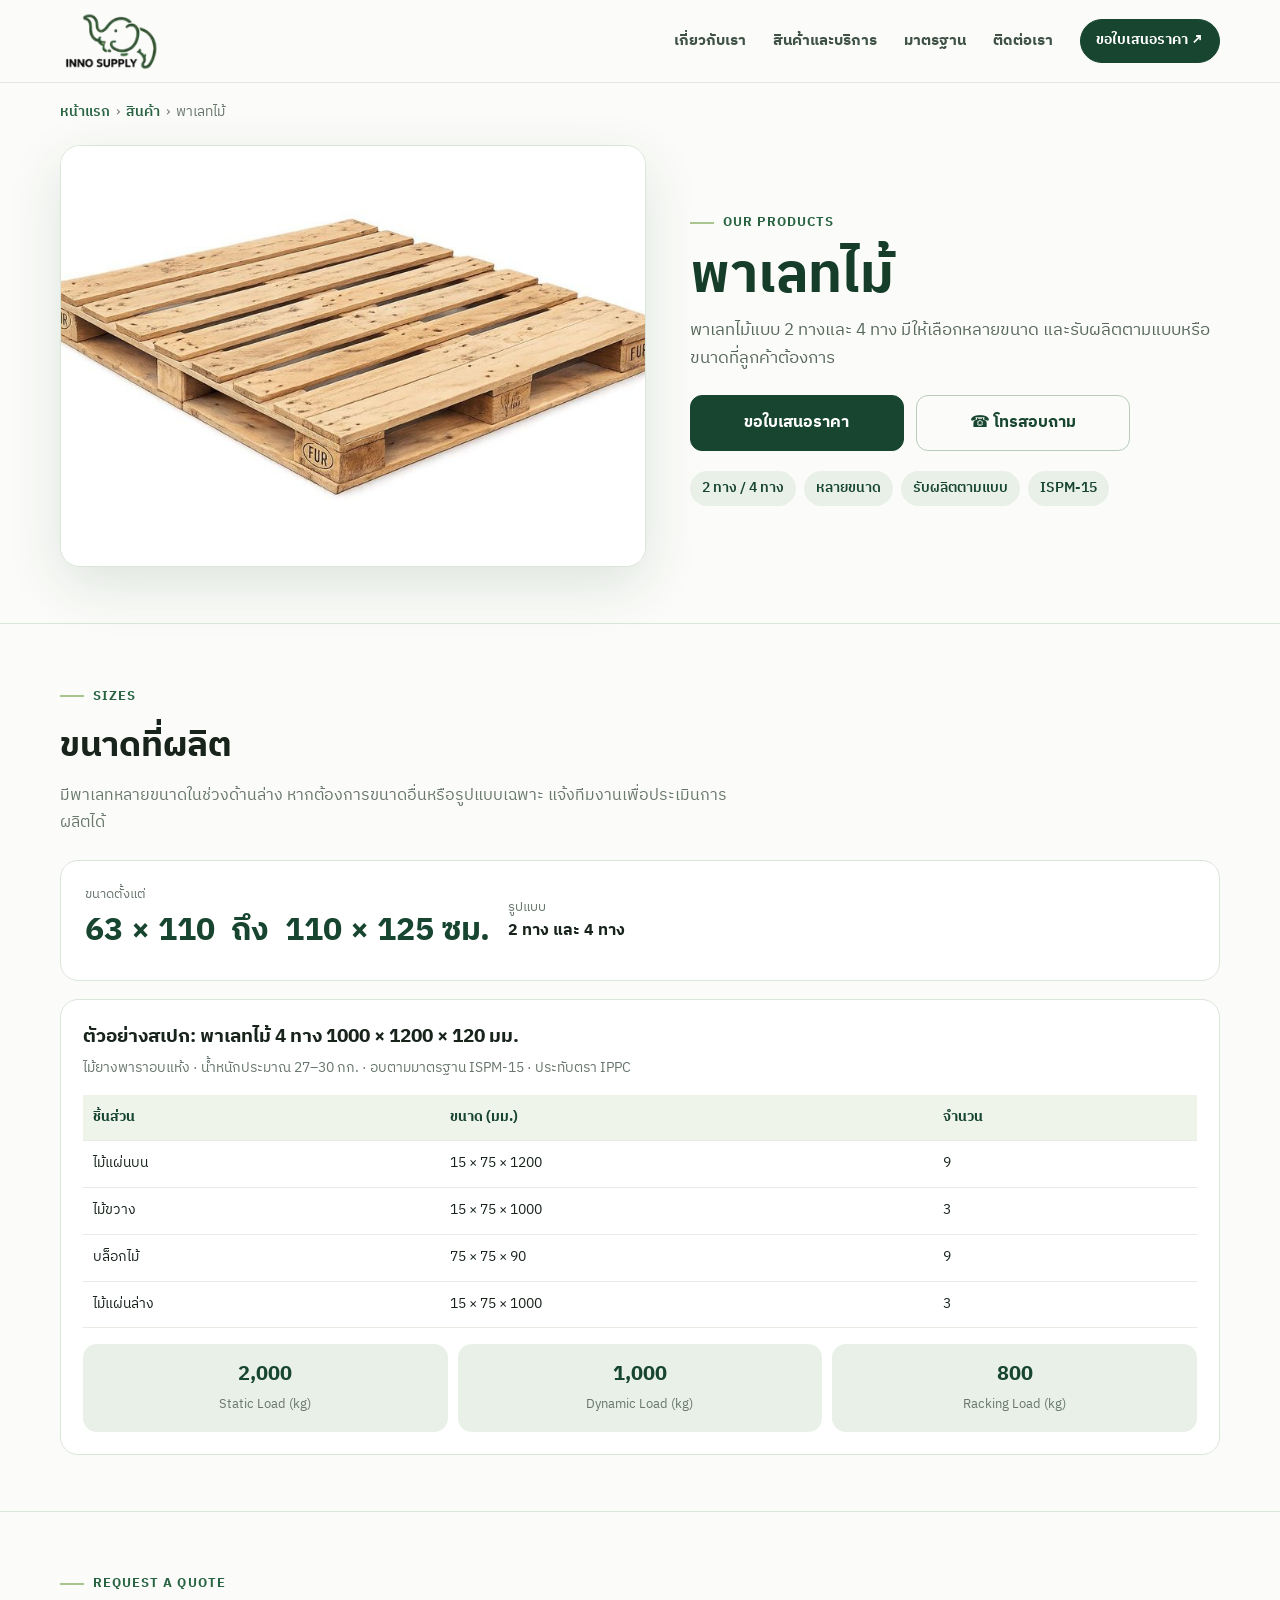
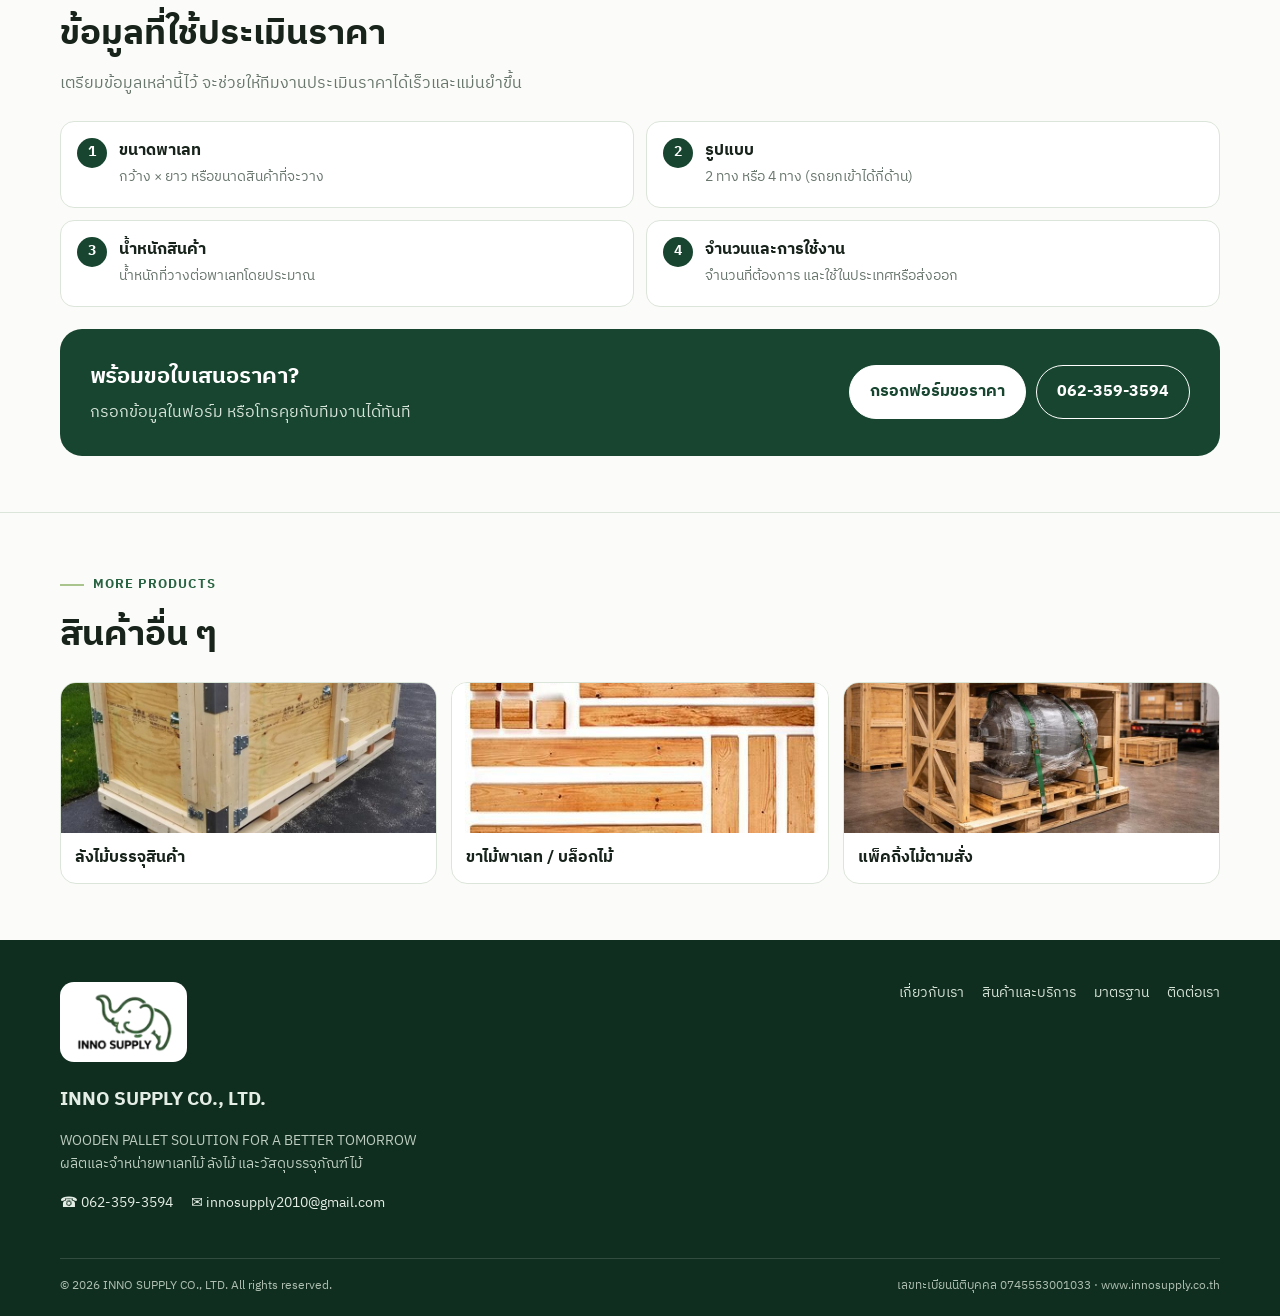
<file: pallet.html>
<!doctype html>
<html lang="th">
<head>
  <meta charset="utf-8">
  <meta name="viewport" content="width=device-width, initial-scale=1">
  <meta name="theme-color" content="#173f2c">
  <meta name="description" content="พาเลทไม้แบบ 2 ทางและ 4 ทาง มีให้เลือกหลายขนาด และรับผลิตตามแบบหรือขนาดที่ลูกค้าต้องการ">
  <link rel="icon" type="image/png" href="favicon.png">
  <link rel="apple-touch-icon" href="favicon.png">
  <link rel="preconnect" href="https://fonts.googleapis.com"><link rel="preconnect" href="https://fonts.gstatic.com" crossorigin>
  <link href="https://fonts.googleapis.com/css2?family=IBM+Plex+Sans+Thai:wght@400;500;600;700&display=swap" rel="stylesheet">
  <title>พาเลทไม้ | INNO SUPPLY</title>
  <link rel="stylesheet" href="style.css">
</head>
<body>
  <header class="navbar"><div class="wrap navinner">
    <a class="brand" href="/" aria-label="INNO SUPPLY หน้าแรก"><img class="brand-logo" src="logo.png" alt="INNO SUPPLY"></a>
    <button class="nav-toggle" id="navToggle" aria-label="เปิดเมนู" aria-expanded="false">☰</button>
    <nav class="navlinks" id="navLinks"><a href="/#about">เกี่ยวกับเรา</a><a href="/#products">สินค้าและบริการ</a><a href="/#standard">มาตรฐาน</a><a href="/#contact">ติดต่อเรา</a><a class="btn small" href="/#contact">ขอใบเสนอราคา ↗</a></nav>
  </div></header>
  <main>
    <div class="wrap crumbs"><a href="/">หน้าแรก</a><span>›</span><a href="/#products">สินค้า</a><span>›</span>พาเลทไม้</div>
    <section class="p-hero"><div class="wrap p-hero-grid">
      <div class="p-hero-img"><img src="img-pallet.jpg" alt="พาเลทไม้"></div>
      <div><span class="eyebrow">OUR PRODUCTS</span><h1>พาเลทไม้</h1><p class="lead">พาเลทไม้แบบ 2 ทางและ 4 ทาง มีให้เลือกหลายขนาด และรับผลิตตามแบบหรือขนาดที่ลูกค้าต้องการ</p>
        <div class="p-actions"><a class="btn" href="/?product=%E0%B8%9E%E0%B8%B2%E0%B9%80%E0%B8%A5%E0%B8%97%E0%B9%84%E0%B8%A1%E0%B9%89#contact">ขอใบเสนอราคา</a><a class="btn outline" href="tel:0623593594">☎ โทรสอบถาม</a></div>
        <div class="p-facts"><span>2 ทาง / 4 ทาง</span><span>หลายขนาด</span><span>รับผลิตตามแบบ</span><span>ISPM-15</span></div></div>
    </div></section>
    <section class="p-section"><div class="wrap">
      <span class="eyebrow">SIZES</span><h2>ขนาดที่ผลิต</h2><p class="sub">มีพาเลทหลายขนาดในช่วงด้านล่าง หากต้องการขนาดอื่นหรือรูปแบบเฉพาะ แจ้งทีมงานเพื่อประเมินการผลิตได้</p>
      <div class="size-range"><div><small>ขนาดตั้งแต่</small><div class="big">63 × 110 &nbsp;ถึง&nbsp; 110 × 125 ซม.</div></div><div><small>รูปแบบ</small><b>2 ทาง และ 4 ทาง</b></div></div>
      <div class="spec-card">
        <h3>ตัวอย่างสเปก: พาเลทไม้ 4 ทาง 1000 × 1200 × 120 มม.</h3><p class="meta">ไม้ยางพาราอบแห้ง · น้ำหนักประมาณ 27–30 กก. · อบตามมาตรฐาน ISPM-15 · ประทับตรา IPPC</p>
        <table class="spec-table"><thead><tr><th>ชิ้นส่วน</th><th>ขนาด (มม.)</th><th>จำนวน</th></tr></thead><tbody><tr><td>ไม้แผ่นบน</td><td>15 × 75 × 1200</td><td>9</td></tr><tr><td>ไม้ขวาง</td><td>15 × 75 × 1000</td><td>3</td></tr><tr><td>บล็อกไม้</td><td>75 × 75 × 90</td><td>9</td></tr><tr><td>ไม้แผ่นล่าง</td><td>15 × 75 × 1000</td><td>3</td></tr></tbody></table>
        <div class="load-grid"><div class="load"><b>2,000</b><span>Static Load (kg)</span></div><div class="load"><b>1,000</b><span>Dynamic Load (kg)</span></div><div class="load"><b>800</b><span>Racking Load (kg)</span></div></div>
      </div>
    </div></section>
    <section class="p-section"><div class="wrap">
      <span class="eyebrow">REQUEST A QUOTE</span><h2>ข้อมูลที่ใช้ประเมินราคา</h2><p class="sub">เตรียมข้อมูลเหล่านี้ไว้ จะช่วยให้ทีมงานประเมินราคาได้เร็วและแม่นยำขึ้น</p>
      <div class="ask-list"><div class="ask"><i>1</i><div><b>ขนาดพาเลท</b><span>กว้าง × ยาว หรือขนาดสินค้าที่จะวาง</span></div></div><div class="ask"><i>2</i><div><b>รูปแบบ</b><span>2 ทาง หรือ 4 ทาง (รถยกเข้าได้กี่ด้าน)</span></div></div><div class="ask"><i>3</i><div><b>น้ำหนักสินค้า</b><span>น้ำหนักที่วางต่อพาเลทโดยประมาณ</span></div></div><div class="ask"><i>4</i><div><b>จำนวนและการใช้งาน</b><span>จำนวนที่ต้องการ และใช้ในประเทศหรือส่งออก</span></div></div></div>
      <div class="p-cta" style="margin-top:22px"><div><h3>พร้อมขอใบเสนอราคา?</h3><p>กรอกข้อมูลในฟอร์ม หรือโทรคุยกับทีมงานได้ทันที</p></div><div class="btns"><a class="btn light" href="/?product=%E0%B8%9E%E0%B8%B2%E0%B9%80%E0%B8%A5%E0%B8%97%E0%B9%84%E0%B8%A1%E0%B9%89#contact">กรอกฟอร์มขอราคา</a><a class="btn ghost" href="tel:0623593594">062-359-3594</a></div></div>
    </div></section>
    <section class="p-section"><div class="wrap"><span class="eyebrow">MORE PRODUCTS</span><h2>สินค้าอื่น ๆ</h2><div class="other-grid" style="margin-top:18px"><a class="other" href="/crate"><img src="img-crate.jpg" alt="ลังไม้บรรจุสินค้า" loading="lazy"><b>ลังไม้บรรจุสินค้า</b></a><a class="other" href="/parts"><img src="img-parts.jpg" alt="ขาไม้พาเลทและบล็อกไม้" loading="lazy"><b>ขาไม้พาเลท / บล็อกไม้</b></a><a class="other" href="/packing"><img src="img-packing.jpg" alt="แพ็คกิ้งไม้ตามสั่งสำหรับเครื่องจักร" loading="lazy"><b>แพ็คกิ้งไม้ตามสั่ง</b></a></div></div></section>
  </main>
  <nav class="mbar" aria-label="ติดต่อด่วน"><a href="tel:0623593594">☎ โทรหาเรา</a><a class="primary" href="/?product=%E0%B8%9E%E0%B8%B2%E0%B9%80%E0%B8%A5%E0%B8%97%E0%B9%84%E0%B8%A1%E0%B9%89#contact">ขอใบเสนอราคา</a></nav>
  <footer class="footer"><div class="wrap"><div class="footer-top"><div><div class="footer-logo"><img src="logo.png" alt="INNO SUPPLY"></div><div class="footer-brand">INNO SUPPLY CO., LTD.</div><p>WOODEN PALLET SOLUTION FOR A BETTER TOMORROW<br>ผลิตและจำหน่ายพาเลทไม้ ลังไม้ และวัสดุบรรจุภัณฑ์ไม้</p><p class="footer-contact"><a href="tel:0623593594">☎ 062-359-3594</a><a href="mailto:innosupply2010@gmail.com">✉ innosupply2010@gmail.com</a></p></div><div class="footer-links"><a href="/#about">เกี่ยวกับเรา</a><a href="/#products">สินค้าและบริการ</a><a href="/#standard">มาตรฐาน</a><a href="/#contact">ติดต่อเรา</a></div></div><div class="footer-bottom"><span>© <span id="year"></span> INNO SUPPLY CO., LTD. All rights reserved.</span><span>เลขทะเบียนนิติบุคคล 0745553001033 · www.innosupply.co.th</span></div></div></footer>
  <script>
    const toggle=document.getElementById('navToggle');const links=document.getElementById('navLinks');toggle.addEventListener('click',()=>{const open=links.classList.toggle('open');toggle.setAttribute('aria-expanded',String(open));toggle.textContent=open?'✕':'☰'});
    document.getElementById('year').textContent=new Date().getFullYear();
  </script>
</body>
</html>
</file>
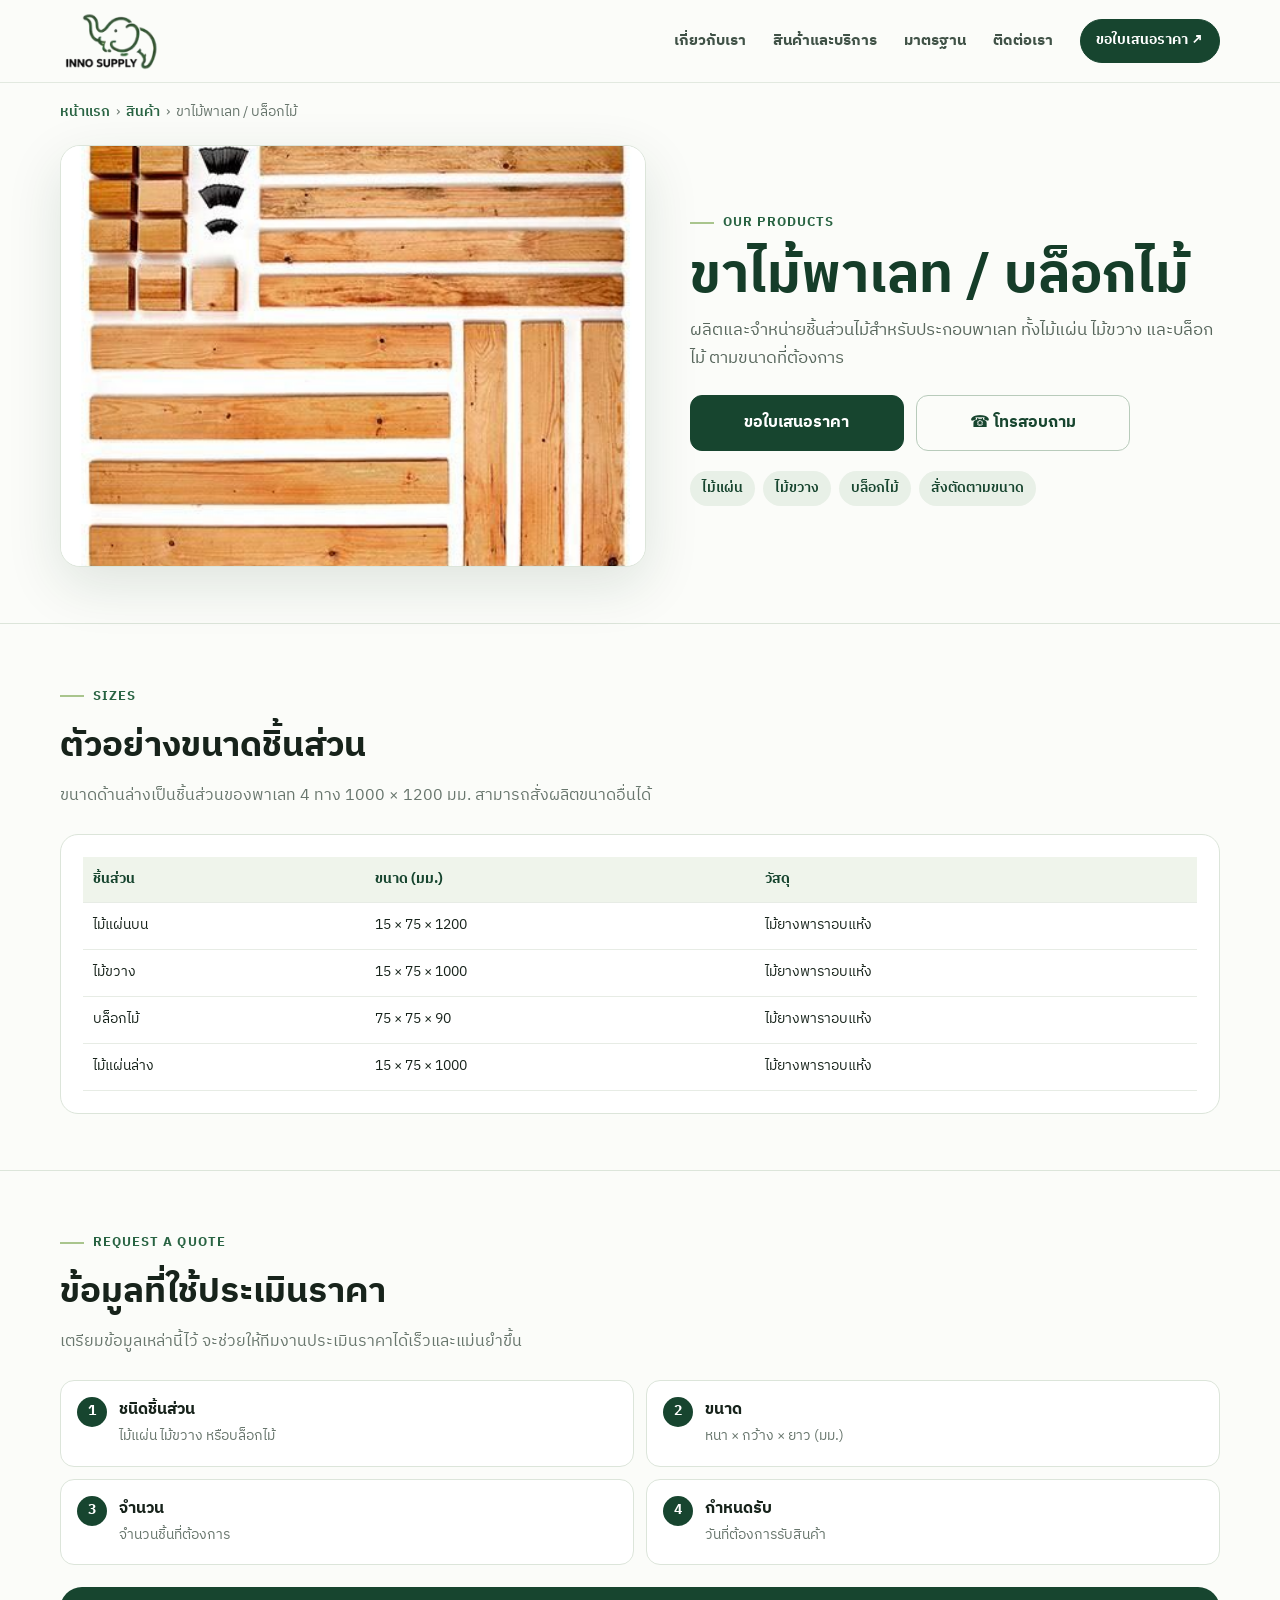
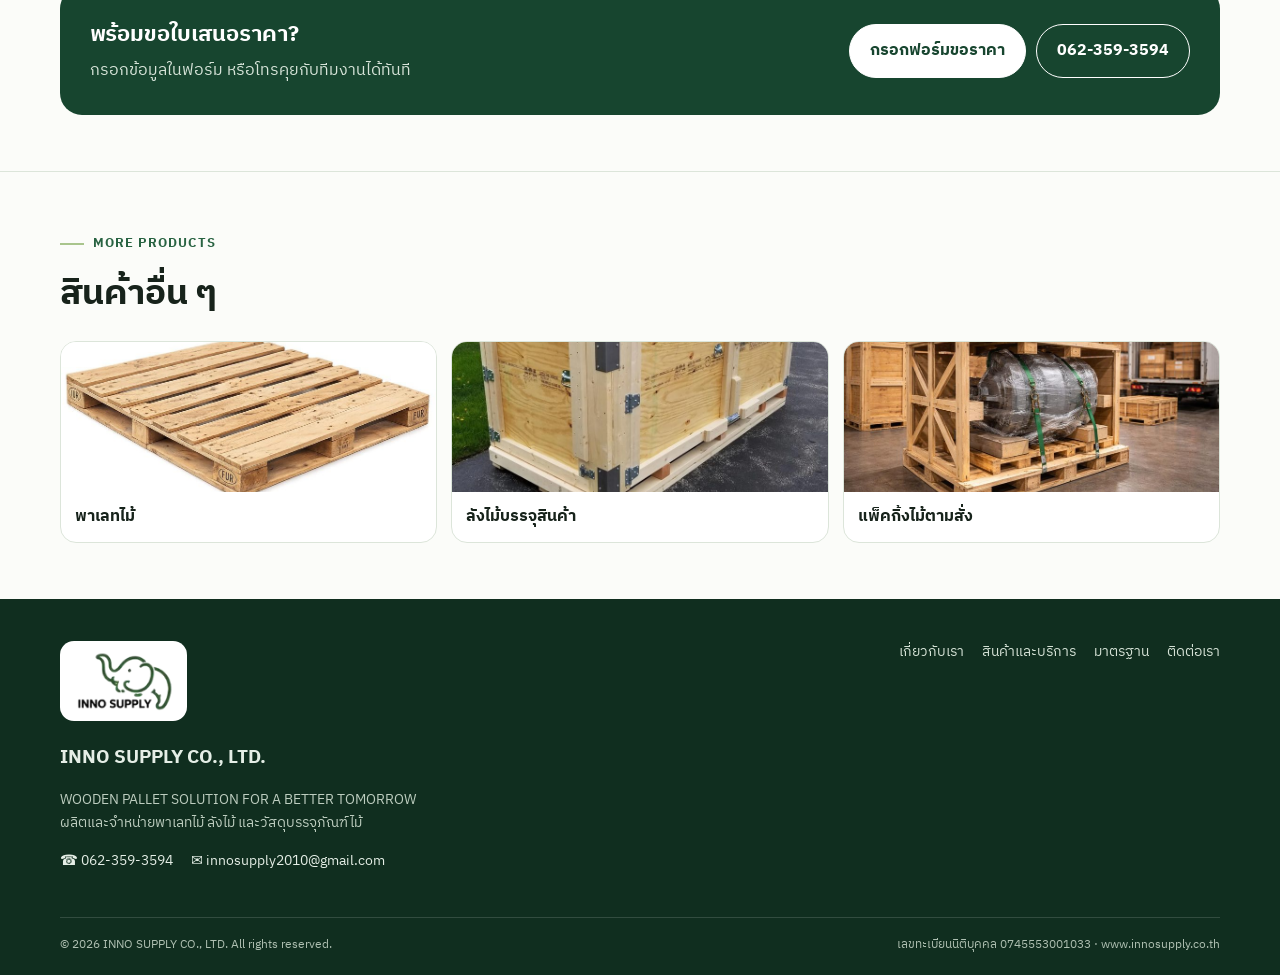
<file: parts.html>
<!doctype html>
<html lang="th">
<head>
  <meta charset="utf-8">
  <meta name="viewport" content="width=device-width, initial-scale=1">
  <meta name="theme-color" content="#173f2c">
  <meta name="description" content="ผลิตและจำหน่ายชิ้นส่วนไม้สำหรับประกอบพาเลท ทั้งไม้แผ่น ไม้ขวาง และบล็อกไม้ ตามขนาดที่ต้องการ">
  <link rel="icon" type="image/png" href="favicon.png">
  <link rel="apple-touch-icon" href="favicon.png">
  <link rel="preconnect" href="https://fonts.googleapis.com"><link rel="preconnect" href="https://fonts.gstatic.com" crossorigin>
  <link href="https://fonts.googleapis.com/css2?family=IBM+Plex+Sans+Thai:wght@400;500;600;700&display=swap" rel="stylesheet">
  <title>ขาไม้พาเลท / บล็อกไม้ | INNO SUPPLY</title>
  <link rel="stylesheet" href="style.css">
</head>
<body>
  <header class="navbar"><div class="wrap navinner">
    <a class="brand" href="/" aria-label="INNO SUPPLY หน้าแรก"><img class="brand-logo" src="logo.png" alt="INNO SUPPLY"></a>
    <button class="nav-toggle" id="navToggle" aria-label="เปิดเมนู" aria-expanded="false">☰</button>
    <nav class="navlinks" id="navLinks"><a href="/#about">เกี่ยวกับเรา</a><a href="/#products">สินค้าและบริการ</a><a href="/#standard">มาตรฐาน</a><a href="/#contact">ติดต่อเรา</a><a class="btn small" href="/#contact">ขอใบเสนอราคา ↗</a></nav>
  </div></header>
  <main>
    <div class="wrap crumbs"><a href="/">หน้าแรก</a><span>›</span><a href="/#products">สินค้า</a><span>›</span>ขาไม้พาเลท / บล็อกไม้</div>
    <section class="p-hero"><div class="wrap p-hero-grid">
      <div class="p-hero-img"><img src="img-parts.jpg" alt="ขาไม้พาเลทและบล็อกไม้"></div>
      <div><span class="eyebrow">OUR PRODUCTS</span><h1>ขาไม้พาเลท / บล็อกไม้</h1><p class="lead">ผลิตและจำหน่ายชิ้นส่วนไม้สำหรับประกอบพาเลท ทั้งไม้แผ่น ไม้ขวาง และบล็อกไม้ ตามขนาดที่ต้องการ</p>
        <div class="p-actions"><a class="btn" href="/?product=%E0%B8%82%E0%B8%B2%E0%B9%84%E0%B8%A1%E0%B9%89%E0%B8%9E%E0%B8%B2%E0%B9%80%E0%B8%A5%E0%B8%97%20/%20%E0%B8%9A%E0%B8%A5%E0%B9%87%E0%B8%AD%E0%B8%81%E0%B9%84%E0%B8%A1%E0%B9%89#contact">ขอใบเสนอราคา</a><a class="btn outline" href="tel:0623593594">☎ โทรสอบถาม</a></div>
        <div class="p-facts"><span>ไม้แผ่น</span><span>ไม้ขวาง</span><span>บล็อกไม้</span><span>สั่งตัดตามขนาด</span></div></div>
    </div></section>
    <section class="p-section"><div class="wrap">
      <span class="eyebrow">SIZES</span><h2>ตัวอย่างขนาดชิ้นส่วน</h2><p class="sub">ขนาดด้านล่างเป็นชิ้นส่วนของพาเลท 4 ทาง 1000 × 1200 มม. สามารถสั่งผลิตขนาดอื่นได้</p>
      <div class="spec-card"><table class="spec-table"><thead><tr><th>ชิ้นส่วน</th><th>ขนาด (มม.)</th><th>วัสดุ</th></tr></thead><tbody><tr><td>ไม้แผ่นบน</td><td>15 × 75 × 1200</td><td>ไม้ยางพาราอบแห้ง</td></tr><tr><td>ไม้ขวาง</td><td>15 × 75 × 1000</td><td>ไม้ยางพาราอบแห้ง</td></tr><tr><td>บล็อกไม้</td><td>75 × 75 × 90</td><td>ไม้ยางพาราอบแห้ง</td></tr><tr><td>ไม้แผ่นล่าง</td><td>15 × 75 × 1000</td><td>ไม้ยางพาราอบแห้ง</td></tr></tbody></table></div>
    </div></section>
    <section class="p-section"><div class="wrap">
      <span class="eyebrow">REQUEST A QUOTE</span><h2>ข้อมูลที่ใช้ประเมินราคา</h2><p class="sub">เตรียมข้อมูลเหล่านี้ไว้ จะช่วยให้ทีมงานประเมินราคาได้เร็วและแม่นยำขึ้น</p>
      <div class="ask-list"><div class="ask"><i>1</i><div><b>ชนิดชิ้นส่วน</b><span>ไม้แผ่น ไม้ขวาง หรือบล็อกไม้</span></div></div><div class="ask"><i>2</i><div><b>ขนาด</b><span>หนา × กว้าง × ยาว (มม.)</span></div></div><div class="ask"><i>3</i><div><b>จำนวน</b><span>จำนวนชิ้นที่ต้องการ</span></div></div><div class="ask"><i>4</i><div><b>กำหนดรับ</b><span>วันที่ต้องการรับสินค้า</span></div></div></div>
      <div class="p-cta" style="margin-top:22px"><div><h3>พร้อมขอใบเสนอราคา?</h3><p>กรอกข้อมูลในฟอร์ม หรือโทรคุยกับทีมงานได้ทันที</p></div><div class="btns"><a class="btn light" href="/?product=%E0%B8%82%E0%B8%B2%E0%B9%84%E0%B8%A1%E0%B9%89%E0%B8%9E%E0%B8%B2%E0%B9%80%E0%B8%A5%E0%B8%97%20/%20%E0%B8%9A%E0%B8%A5%E0%B9%87%E0%B8%AD%E0%B8%81%E0%B9%84%E0%B8%A1%E0%B9%89#contact">กรอกฟอร์มขอราคา</a><a class="btn ghost" href="tel:0623593594">062-359-3594</a></div></div>
    </div></section>
    <section class="p-section"><div class="wrap"><span class="eyebrow">MORE PRODUCTS</span><h2>สินค้าอื่น ๆ</h2><div class="other-grid" style="margin-top:18px"><a class="other" href="/pallet"><img src="img-pallet.jpg" alt="พาเลทไม้" loading="lazy"><b>พาเลทไม้</b></a><a class="other" href="/crate"><img src="img-crate.jpg" alt="ลังไม้บรรจุสินค้า" loading="lazy"><b>ลังไม้บรรจุสินค้า</b></a><a class="other" href="/packing"><img src="img-packing.jpg" alt="แพ็คกิ้งไม้ตามสั่งสำหรับเครื่องจักร" loading="lazy"><b>แพ็คกิ้งไม้ตามสั่ง</b></a></div></div></section>
  </main>
  <nav class="mbar" aria-label="ติดต่อด่วน"><a href="tel:0623593594">☎ โทรหาเรา</a><a class="primary" href="/?product=%E0%B8%82%E0%B8%B2%E0%B9%84%E0%B8%A1%E0%B9%89%E0%B8%9E%E0%B8%B2%E0%B9%80%E0%B8%A5%E0%B8%97%20/%20%E0%B8%9A%E0%B8%A5%E0%B9%87%E0%B8%AD%E0%B8%81%E0%B9%84%E0%B8%A1%E0%B9%89#contact">ขอใบเสนอราคา</a></nav>
  <footer class="footer"><div class="wrap"><div class="footer-top"><div><div class="footer-logo"><img src="logo.png" alt="INNO SUPPLY"></div><div class="footer-brand">INNO SUPPLY CO., LTD.</div><p>WOODEN PALLET SOLUTION FOR A BETTER TOMORROW<br>ผลิตและจำหน่ายพาเลทไม้ ลังไม้ และวัสดุบรรจุภัณฑ์ไม้</p><p class="footer-contact"><a href="tel:0623593594">☎ 062-359-3594</a><a href="mailto:innosupply2010@gmail.com">✉ innosupply2010@gmail.com</a></p></div><div class="footer-links"><a href="/#about">เกี่ยวกับเรา</a><a href="/#products">สินค้าและบริการ</a><a href="/#standard">มาตรฐาน</a><a href="/#contact">ติดต่อเรา</a></div></div><div class="footer-bottom"><span>© <span id="year"></span> INNO SUPPLY CO., LTD. All rights reserved.</span><span>เลขทะเบียนนิติบุคคล 0745553001033 · www.innosupply.co.th</span></div></div></footer>
  <script>
    const toggle=document.getElementById('navToggle');const links=document.getElementById('navLinks');toggle.addEventListener('click',()=>{const open=links.classList.toggle('open');toggle.setAttribute('aria-expanded',String(open));toggle.textContent=open?'✕':'☰'});
    document.getElementById('year').textContent=new Date().getFullYear();
  </script>
</body>
</html>
</file>
<file: style.css>
:root{--green:#17452f;--green2:#286342;--mint:#e8f0e7;--lime:#a9c58d;--ink:#17231b;--muted:#68766d;--paper:#fbfcf9;--line:#dce5da;--wood:#c99a60;--white:#fff;--shadow:0 18px 55px rgba(20,55,35,.12);--radius:22px}
    *{box-sizing:border-box}html{scroll-behavior:smooth}body{margin:0;background:var(--paper);color:var(--ink);font-family:system-ui,-apple-system,"Segoe UI",Tahoma,sans-serif;line-height:1.65}a{color:inherit;text-decoration:none}img{max-width:100%;display:block}.wrap{width:min(1160px,calc(100% - 40px));margin:auto}.eyebrow{display:inline-flex;align-items:center;gap:9px;color:var(--green2);font-size:.82rem;font-weight:800;letter-spacing:.08em;text-transform:uppercase}.eyebrow:before{content:"";width:24px;height:2px;background:var(--lime)}.section{padding:88px 0}.section-head{max-width:690px;margin-bottom:34px}.section-head h2{font-size:clamp(2rem,4vw,3rem);line-height:1.16;letter-spacing:-.035em;margin:12px 0}.section-head p{color:var(--muted);margin:0}.btn{display:inline-flex;align-items:center;justify-content:center;gap:10px;padding:13px 20px;border-radius:999px;background:var(--green);color:#fff;font-weight:750;border:1px solid var(--green);transition:.2s}.btn:hover{background:#0f3321;transform:translateY(-2px)}.btn.light{background:#fff;color:var(--green);border-color:#fff}.btn.outline{background:transparent;color:var(--green);border-color:#b8cbbb}.btn.small{padding:9px 15px;font-size:.9rem}.topbar{background:#103321;color:#e9f2e9;font-size:.82rem}.topbar .wrap{display:flex;justify-content:space-between;gap:16px;padding:8px 0}.topbar span{opacity:.9}.navbar{position:sticky;top:0;z-index:20;background:rgba(251,252,249,.94);backdrop-filter:blur(14px);border-bottom:1px solid rgba(220,229,218,.8)}.navinner{height:82px;display:flex;align-items:center;justify-content:space-between;gap:24px}.brand{display:flex;align-items:center;gap:12px;font-weight:900;color:var(--green);letter-spacing:-.02em}.brand-logo{height:62px;width:auto}.footer-logo{background:#fff;border-radius:14px;padding:8px 12px;display:inline-block;margin-bottom:12px}.footer-logo img{height:64px;width:auto}.brand-mark{width:44px;height:44px;border-radius:14px;background:var(--green);display:grid;place-items:center;color:white;font-size:1.25rem}.brand small{display:block;font-size:.66rem;letter-spacing:.12em;color:var(--muted);font-weight:700}.navlinks{display:flex;align-items:center;gap:27px;font-size:.92rem;font-weight:700;color:#405247}.navlinks a:hover{color:var(--green2)}.nav-toggle{display:none;border:1px solid var(--line);background:white;border-radius:12px;padding:10px;color:var(--green)}
    .hero{position:relative;overflow:hidden;background:linear-gradient(115deg,#f2f6ef 0%,#f7f8f2 54%,#e5eddf 100%);padding:74px 0 82px}.hero:after{content:"";position:absolute;width:520px;height:520px;border:1px solid rgba(40,99,66,.13);border-radius:50%;right:-160px;top:-210px;box-shadow:0 0 0 55px rgba(40,99,66,.035),0 0 0 110px rgba(40,99,66,.025)}.hero-grid{position:relative;z-index:1;display:grid;grid-template-columns:1.02fr .98fr;align-items:center;gap:54px}.hero h1{font-size:clamp(2.7rem,5.5vw,5rem);line-height:1.04;letter-spacing:-.055em;color:#153d29;margin:18px 0}.hero h1 span{color:#78975f}.hero-copy{font-size:1.08rem;color:#58675d;max-width:560px}.hero-actions{display:flex;gap:12px;flex-wrap:wrap;margin-top:28px}.trustline{display:flex;align-items:center;gap:12px;margin-top:30px;color:#65736a;font-size:.88rem}.trustline b{color:var(--green)}.hero-visual{position:relative}.hero-photo{background:white;padding:12px;border-radius:26px;box-shadow:var(--shadow);transform:rotate(1.5deg)}.hero-photo img{width:100%;height:390px;object-fit:cover;object-position:center;border-radius:16px}.photo-tag{position:absolute;bottom:-22px;left:-22px;background:var(--green);color:white;padding:15px 19px;border-radius:16px;box-shadow:var(--shadow)}.photo-tag strong{display:block;font-size:1.3rem}.photo-tag small{opacity:.8}.hero-stamp{position:absolute;right:-18px;top:-22px;width:92px;height:92px;border-radius:50%;background:#fff;border:1px solid var(--line);display:grid;place-items:center;text-align:center;color:var(--green);font-size:.68rem;font-weight:900;line-height:1.25;transform:rotate(9deg);box-shadow:0 8px 25px #173f2c12}
    .proof{background:var(--green);color:white}.proof-grid{display:grid;grid-template-columns:repeat(4,1fr);padding:24px 0}.proof-item{padding:8px 24px;border-right:1px solid #ffffff2c}.proof-item:first-child{padding-left:0}.proof-item:last-child{border:0}.proof-item strong{display:block;font-size:1.2rem}.proof-item span{font-size:.83rem;color:#d3e1d5}
    .about-grid{display:grid;grid-template-columns:.88fr 1.12fr;gap:65px;align-items:center}.about-visual{min-height:400px;border-radius:var(--radius);background:linear-gradient(145deg,#dce8d8,#f3f4e9);padding:30px;display:flex;align-items:center;justify-content:center;position:relative;overflow:hidden}.wood-stack{width:100%;max-width:420px;transform:rotate(-8deg)}.plank{height:28px;margin:9px 0;border-radius:5px;background:linear-gradient(180deg,#dfb77f,#b9824d);box-shadow:0 5px 0 #92613a,0 9px 13px #526a4d22}.plank:nth-child(2n){margin-left:18px;margin-right:-18px}.about-photo{position:absolute;inset:0;width:100%;height:100%;object-fit:cover}.about-note{position:absolute;bottom:20px;left:20px;background:#fff;padding:13px 17px;border-radius:14px;box-shadow:var(--shadow);font-size:.85rem}.about-copy h2{font-size:clamp(2rem,4vw,3rem);line-height:1.18;margin:13px 0}.about-copy p{color:var(--muted)}.checklist{display:grid;grid-template-columns:1fr 1fr;gap:13px;margin-top:24px}.check{display:flex;gap:10px;align-items:flex-start;font-weight:700;font-size:.94rem}.check i{font-style:normal;display:grid;place-items:center;width:23px;height:23px;flex:0 0 23px;border-radius:50%;background:var(--mint);color:var(--green)}
    .products{background:#f0f4ed}.product-grid{display:grid;grid-template-columns:repeat(4,1fr);gap:17px}.product-card{background:white;border:1px solid #e1e9df;border-radius:19px;overflow:hidden;transition:.25s}.product-card:hover{transform:translateY(-5px);box-shadow:var(--shadow)}.product-art{height:175px;background:linear-gradient(145deg,#e4eddf,#f6f4e9);display:grid;place-items:center;overflow:hidden}.product-art img{height:100%;width:100%;object-fit:cover}.product-icon{font-size:3.8rem;filter:drop-shadow(0 12px 7px #5d704533)}.product-body{padding:19px}.product-body h3{font-size:1.08rem;margin:0 0 6px;color:#1c3f2c}.product-body p{font-size:.88rem;color:var(--muted);margin:0 0 14px}.text-link{font-size:.88rem;color:var(--green2);font-weight:800}
    .feature-grid{display:grid;grid-template-columns:repeat(3,1fr);gap:18px}.feature{padding:25px;border:1px solid var(--line);border-radius:18px;background:#fff}.feature-icon{width:48px;height:48px;display:grid;place-items:center;border-radius:15px;background:var(--mint);font-size:1.35rem;margin-bottom:18px}.feature h3{margin:0 0 8px;font-size:1.08rem}.feature p{margin:0;color:var(--muted);font-size:.92rem}.spec-wrap{display:grid;grid-template-columns:1fr .85fr;gap:35px;align-items:center}.spec-panel{background:#fff;border:1px solid var(--line);border-radius:20px;padding:26px;overflow:auto}.spec-panel h3{margin:0 0 15px}.spec-table{width:100%;border-collapse:collapse;font-size:.9rem}.spec-table th,.spec-table td{text-align:left;padding:11px 10px;border-bottom:1px solid #e7ece5;white-space:nowrap}.spec-table th{background:#eff4eb;color:var(--green)}.spec-side{background:var(--green);color:white;padding:34px;border-radius:22px}.spec-side h3{font-size:1.7rem;line-height:1.2;margin:0 0 12px}.spec-side p{color:#d8e6da}.spec-badges{display:flex;gap:8px;flex-wrap:wrap;margin-top:20px}.spec-badges span{border:1px solid #ffffff55;border-radius:999px;padding:7px 11px;font-size:.78rem}
    .cta{padding:70px 0;background:linear-gradient(110deg,#173f2c,#285c3d);color:white}.cta-inner{display:flex;justify-content:space-between;align-items:center;gap:30px}.cta h2{font-size:clamp(2rem,4vw,3rem);line-height:1.15;margin:0 0 10px}.cta p{color:#d7e4d9;margin:0}.contact-grid{display:grid;grid-template-columns:.8fr 1.2fr;gap:42px}.contact-info{display:grid;gap:14px;margin-top:24px}.contact-item{display:flex;gap:13px;align-items:flex-start}.contact-item .ci{width:42px;height:42px;flex:0 0 42px;border-radius:13px;background:var(--mint);display:grid;place-items:center;color:var(--green)}.contact-item strong{display:block}.contact-item span{color:var(--muted);font-size:.9rem}.contact-form{background:white;border:1px solid var(--line);border-radius:22px;padding:28px;box-shadow:0 10px 35px #173f2c0b}.field-grid{display:grid;grid-template-columns:1fr 1fr;gap:14px}.field{display:grid;gap:6px;margin-bottom:14px}.field label{font-size:.86rem;font-weight:750;color:#405247}.field input,.field textarea,.field select{width:100%;padding:12px 13px;border:1px solid #d9e2d8;border-radius:11px;font:inherit;background:#fcfdfb;outline:none}.field input:focus,.field textarea:focus,.field select:focus{border-color:var(--green2);box-shadow:0 0 0 3px #28634216}.field textarea{min-height:110px;resize:vertical}.form-note{font-size:.8rem;color:var(--muted);margin:10px 0 0}.footer{background:#102e1f;color:#e5eee6;padding:42px 0 20px}.footer-top{display:flex;justify-content:space-between;gap:30px;padding-bottom:28px}.footer-brand{font-size:1.2rem;font-weight:900}.footer p{color:#bdcdbf;max-width:440px;font-size:.9rem}.footer-links{display:flex;gap:18px;flex-wrap:wrap;color:#d4e1d5;font-size:.88rem}.footer-bottom{border-top:1px solid #ffffff24;padding-top:17px;display:flex;justify-content:space-between;gap:15px;color:#aebfb1;font-size:.78rem}.line-placeholder{display:inline-flex;align-items:center;gap:8px;color:#26613d;font-weight:800}.notice{font-size:.78rem;color:#758178;margin-top:10px}
    @media(max-width:900px){.navlinks{gap:15px}.hero-grid{gap:30px}.hero-photo img{height:330px}.product-grid{grid-template-columns:repeat(2,1fr)}.about-grid{gap:35px}.spec-wrap{grid-template-columns:1fr}.contact-grid{gap:25px}}
    @media(max-width:700px){.brand-logo{height:52px}.wrap{width:min(100% - 30px,560px)}.topbar .wrap{justify-content:center}.topbar span:last-child{display:none}.navinner{height:70px}.nav-toggle{display:block}.navlinks{display:none;position:absolute;top:70px;left:0;right:0;background:#fbfcf9;padding:18px 22px 22px;border-bottom:1px solid var(--line);flex-direction:column;align-items:stretch;gap:0}.navlinks.open{display:flex}.navlinks a{padding:11px 0;border-bottom:1px solid #edf1eb}.navlinks .btn{margin-top:12px}.hero{padding:55px 0 65px}.hero-grid{grid-template-columns:1fr;gap:38px}.hero h1{font-size:3.2rem}.hero-photo img{height:280px}.hero-visual{margin:0 12px 14px}.photo-tag{left:-12px}.hero-stamp{right:-12px}.proof-grid{grid-template-columns:1fr 1fr;gap:12px;padding:18px 0}.proof-item{padding:8px 12px;border-right:0;border-bottom:1px solid #ffffff2c}.proof-item:first-child{padding-left:12px}.section{padding:64px 0}.about-grid{grid-template-columns:1fr}.about-visual{min-height:290px}.checklist{grid-template-columns:1fr}.product-grid{gap:12px}.product-art{height:130px}.product-body{padding:14px}.product-body h3{font-size:.98rem}.feature-grid{grid-template-columns:1fr}.cta-inner{align-items:flex-start;flex-direction:column}.contact-grid{grid-template-columns:1fr}.field-grid{grid-template-columns:1fr;gap:0}.contact-form{padding:20px}.footer-top,.footer-bottom{flex-direction:column}.footer-links{gap:12px}.section-head{margin-bottom:25px}}
.hero{background:#1f3d2b;color:#fff;padding:56px 0 64px}.hero:after{display:none}
    .hero-grid{grid-template-columns:1fr 1.1fr;gap:48px}
    .hero-eyebrow{color:#c4d9b7}.hero h1{color:#fff;font-size:clamp(2.3rem,4.6vw,4rem);line-height:1.05;letter-spacing:-.02em;margin:14px 0 10px}
    .hero-sub{font-size:clamp(1.25rem,2.2vw,1.6rem);font-weight:800;margin:0 0 8px;line-height:1.35}
    .hero-copy{color:#cfdcd2;font-size:1.05rem;margin:0}
    .hero-actions{display:grid;grid-template-columns:1fr 1fr;gap:12px;max-width:460px;margin-top:26px}
    .hero-actions .btn{border-radius:12px;padding:14px 18px;font-size:1.05rem}
    .btn.ghost{background:transparent;color:#fff;border-color:#fff}.btn.ghost:hover{background:#ffffff1a}
    .hero-photo{padding:0;background:none;box-shadow:0 18px 50px #0004;transform:none;border-radius:18px;overflow:hidden}
    .hero-photo img{height:400px;border-radius:0}
    .products{background:var(--paper)}.product-card{border-radius:18px}.product-art{height:220px;background:#fff}
    .product-body h3{font-size:1.15rem}
    .about-visual{background:#fff;border:1px solid var(--line);padding:14px}.about-drawing{width:100%;height:auto;border-radius:10px}.about-note{display:none}
    @media(max-width:700px){.hero{padding:22px 0 30px}.hero-grid{grid-template-columns:1fr;gap:22px}.hero-photo{order:-1}.hero-photo img{height:240px}.hero h1{font-size:2.15rem}.hero-actions{max-width:none}.product-art{height:165px}.about-visual{min-height:0}}
body{font-family:"IBM Plex Sans Thai",system-ui,-apple-system,"Segoe UI",Tahoma,sans-serif}
    h1,h2,h3{text-wrap:balance}.nw{white-space:nowrap}
    section[id]{scroll-margin-top:90px}
    a:focus-visible,button:focus-visible,input:focus-visible,select:focus-visible,textarea:focus-visible{outline:3px solid #a9c58d;outline-offset:2px}
    .hero-chips{display:flex;flex-wrap:wrap;gap:8px;margin-top:22px}.hero-chips span{font-size:.85rem;color:#dbe8dd;border:1px solid #ffffff38;border-radius:999px;padding:6px 12px}
    .product-card{position:relative;display:flex;flex-direction:column}.product-body{display:flex;flex-direction:column;flex:1}.product-body p{flex:1}
    .product-card .text-link:after{content:"";position:absolute;inset:0}
    .product-art img{transition:transform .4s}.product-card:hover .product-art img{transform:scale(1.04)}
    .btn.submit{width:100%;border-radius:12px;padding:15px}
    .form-note a{color:var(--green)}
    .footer-contact{display:flex;flex-wrap:wrap;gap:6px 18px}.footer-contact a{color:#e5eee6}
    .mbar{display:none}
    @media(max-width:700px){
      .topbar{display:none}
      .section{padding:52px 0}.section-head h2,.about-copy h2{font-size:1.85rem}
      .product-body p{display:none}.product-body{padding:12px 14px 14px}.product-body h3{margin:0 0 4px}.text-link{font-size:.82rem}
      .feature-grid{gap:10px}.feature{display:grid;grid-template-columns:44px 1fr;column-gap:14px;padding:16px}.feature-icon{grid-row:span 2;width:44px;height:44px;margin:0}.feature h3{margin:2px 0 2px;font-size:1rem}.feature p{font-size:.88rem}
      .spec-panel{padding:18px}.spec-side{padding:24px}.spec-side h3{font-size:1.4rem}
      .cta{padding:48px 0}.cta h2{font-size:1.75rem}
      .footer{padding-bottom:90px}
      .mbar{display:grid;grid-template-columns:1fr 1.3fr;gap:10px;position:fixed;left:0;right:0;bottom:0;z-index:30;padding:10px 14px calc(10px + env(safe-area-inset-bottom));background:rgba(251,252,249,.96);backdrop-filter:blur(12px);border-top:1px solid var(--line);transition:transform .25s}
      .mbar a{display:flex;align-items:center;justify-content:center;padding:13px 10px;border-radius:12px;font-weight:700;border:1px solid var(--green);color:var(--green)}
      .mbar a.primary{background:var(--green);color:#fff}
      .mbar.hide{transform:translateY(110%)}
    }

/* ---- product pages ---- */
.crumbs{font-size:.85rem;color:var(--muted);padding:18px 0 0}.crumbs a{color:var(--green2);font-weight:600}.crumbs span{margin:0 6px}
.p-hero{padding:22px 0 56px}.p-hero-grid{display:grid;grid-template-columns:1.05fr .95fr;gap:44px;align-items:center}
.p-hero-img{border-radius:20px;overflow:hidden;background:#fff;border:1px solid var(--line);box-shadow:var(--shadow)}.p-hero-img img{width:100%;height:420px;object-fit:cover}
.p-hero h1{font-size:clamp(2.2rem,4.5vw,3.4rem);line-height:1.12;color:#153d29;margin:12px 0 10px}
.p-hero .lead{color:#58675d;font-size:1.06rem;margin:0 0 22px}
.p-actions{display:grid;grid-template-columns:1fr 1fr;gap:12px;max-width:440px}.p-actions .btn{border-radius:12px;padding:14px}
.p-facts{display:flex;flex-wrap:wrap;gap:8px;margin-top:20px}.p-facts span{font-size:.85rem;background:var(--mint);color:var(--green);border-radius:999px;padding:6px 12px;font-weight:600}
.p-section{padding:56px 0;border-top:1px solid var(--line)}.p-section h2{font-size:clamp(1.6rem,3vw,2.2rem);margin:10px 0 8px}.p-section .sub{color:var(--muted);margin:0 0 24px;max-width:680px}
.size-range{display:flex;align-items:center;gap:18px;background:#fff;border:1px solid var(--line);border-radius:18px;padding:22px 24px;margin-bottom:18px}
.size-range .big{font-size:clamp(1.4rem,3vw,2rem);font-weight:700;color:var(--green)}.size-range small{display:block;color:var(--muted)}
.spec-card{background:#fff;border:1px solid var(--line);border-radius:18px;padding:22px;overflow:auto}
.spec-card h3{margin:0 0 4px}.spec-card .meta{color:var(--muted);font-size:.9rem;margin:0 0 14px}
.load-grid{display:grid;grid-template-columns:repeat(3,1fr);gap:10px;margin-top:16px}.load{background:var(--mint);border-radius:14px;padding:14px;text-align:center}.load b{display:block;font-size:1.25rem;color:var(--green)}.load span{font-size:.8rem;color:var(--muted)}
.ask-list{display:grid;grid-template-columns:repeat(2,1fr);gap:12px}.ask{display:flex;gap:12px;align-items:flex-start;background:#fff;border:1px solid var(--line);border-radius:14px;padding:16px}.ask i{font-style:normal;width:30px;height:30px;flex:0 0 30px;border-radius:50%;background:var(--green);color:#fff;display:grid;place-items:center;font-weight:700;font-size:.9rem}.ask b{display:block}.ask span{color:var(--muted);font-size:.9rem}
.p-cta{background:var(--green);color:#fff;border-radius:22px;padding:30px;display:flex;justify-content:space-between;align-items:center;gap:20px;margin-top:8px}.p-cta h3{margin:0 0 4px;font-size:1.4rem}.p-cta p{margin:0;color:#d7e4d9}.p-cta .btns{display:flex;gap:10px;flex-wrap:wrap}
.other-grid{display:grid;grid-template-columns:repeat(3,1fr);gap:14px}.other{background:#fff;border:1px solid var(--line);border-radius:16px;overflow:hidden;display:block;transition:.2s}.other:hover{transform:translateY(-3px);box-shadow:var(--shadow)}.other img{width:100%;height:150px;object-fit:cover}.other b{display:block;padding:12px 14px}
@media(max-width:900px){.p-hero-grid{grid-template-columns:1fr;gap:24px}.p-hero-img img{height:300px}}
@media(max-width:700px){.p-hero{padding:14px 0 40px}.p-hero-img img{height:240px}.p-actions{max-width:none}.p-section{padding:42px 0}.ask-list{grid-template-columns:1fr}.load-grid{grid-template-columns:1fr 1fr 1fr;gap:6px}.load{padding:10px 6px}.load b{font-size:1rem}.p-cta{flex-direction:column;align-items:flex-start;padding:24px}.other-grid{grid-template-columns:1fr 1fr 1fr;gap:8px}.other img{height:90px}.other b{padding:8px 10px;font-size:.85rem}.size-range{flex-direction:column;align-items:flex-start;gap:6px}}
</file>
